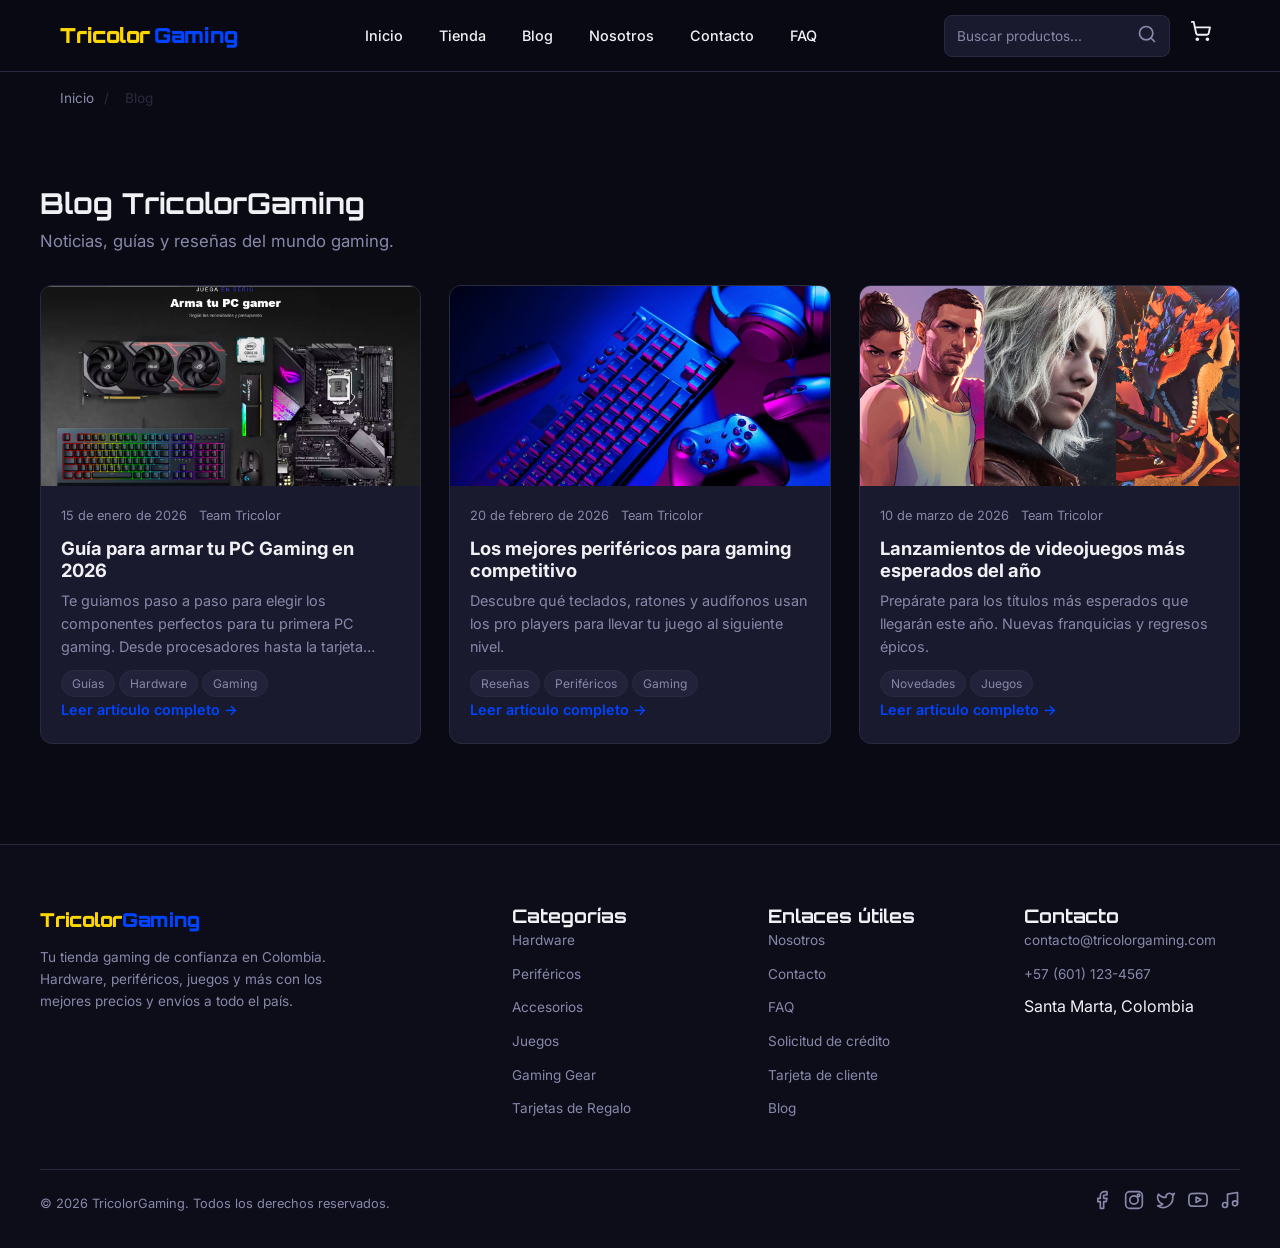
<file: blog.html>
<!DOCTYPE html>
<html lang="es-CO">
<head>
  <meta charset="UTF-8">
  <meta name="viewport" content="width=device-width, initial-scale=1.0">
  <title>Blog — TricolorGaming</title>
  <link rel="stylesheet" href="css/style.css">
  <link rel="icon" href="data:image/svg+xml,%3Csvg xmlns='http://www.w3.org/2000/svg' viewBox='0 0 32 32'%3E%3Crect width='32' height='32' rx='6' fill='%230A0A14'/%3E%3Cpath d='M10 14h4m4 0h4M15 11v6M11 11v6' stroke='%23FFD700' stroke-width='2' stroke-linecap='round' stroke-linejoin='round' fill='none'/%3E%3Crect x='4' y='10' width='24' height='12' rx='5' stroke='%23FFD700' stroke-width='2' fill='none'/%3E%3C/svg%3E">
</head>
<body>
  <div id="header"></div>
  <main>
    <div class="breadcrumbs">
      <a href="index.html">Inicio</a> <span>/</span> <span>Blog</span>
    </div>
    <section class="section">
      <div class="container">
        <h1 class="page-title">Blog TricolorGaming</h1>
        <p class="page-desc">Noticias, guías y reseñas del mundo gaming.</p>
        <div class="blog-grid" id="blog-grid"></div>
      </div>
    </section>
  </main>
  <div id="footer"></div>
  <script src="js/icons.js"></script>
  <script src="js/data.js"></script>
  <script src="js/cart.js"></script>
  <script src="js/ui.js"></script>
  <script src="js/components.js"></script>
  <script>
    includeHeader()
    includeFooter()

    const grid = document.getElementById('blog-grid')
    grid.innerHTML = BLOG.map(entry => `
      <a href="entrada.html?slug=${entry.slug}" class="blog-card">
        <div class="blog-card-img">
          <img src="${entry.imagen}" alt="${entry.titulo}" loading="lazy">
        </div>
        <div class="blog-card-body">
          <div class="blog-meta">
            <span class="blog-date">${formatearFecha(entry.fecha)}</span>
            <span class="blog-author">${entry.autor}</span>
          </div>
          <h2>${entry.titulo}</h2>
          <p>${entry.resumen}</p>
          <div class="blog-tags">${entry.tags.map(t => renderTag(t)).join(' ')}</div>
          <span class="blog-read-more">Leer artículo completo →</span>
        </div>
      </a>
    `).join('')
  </script>
</body>
</html>
</file>
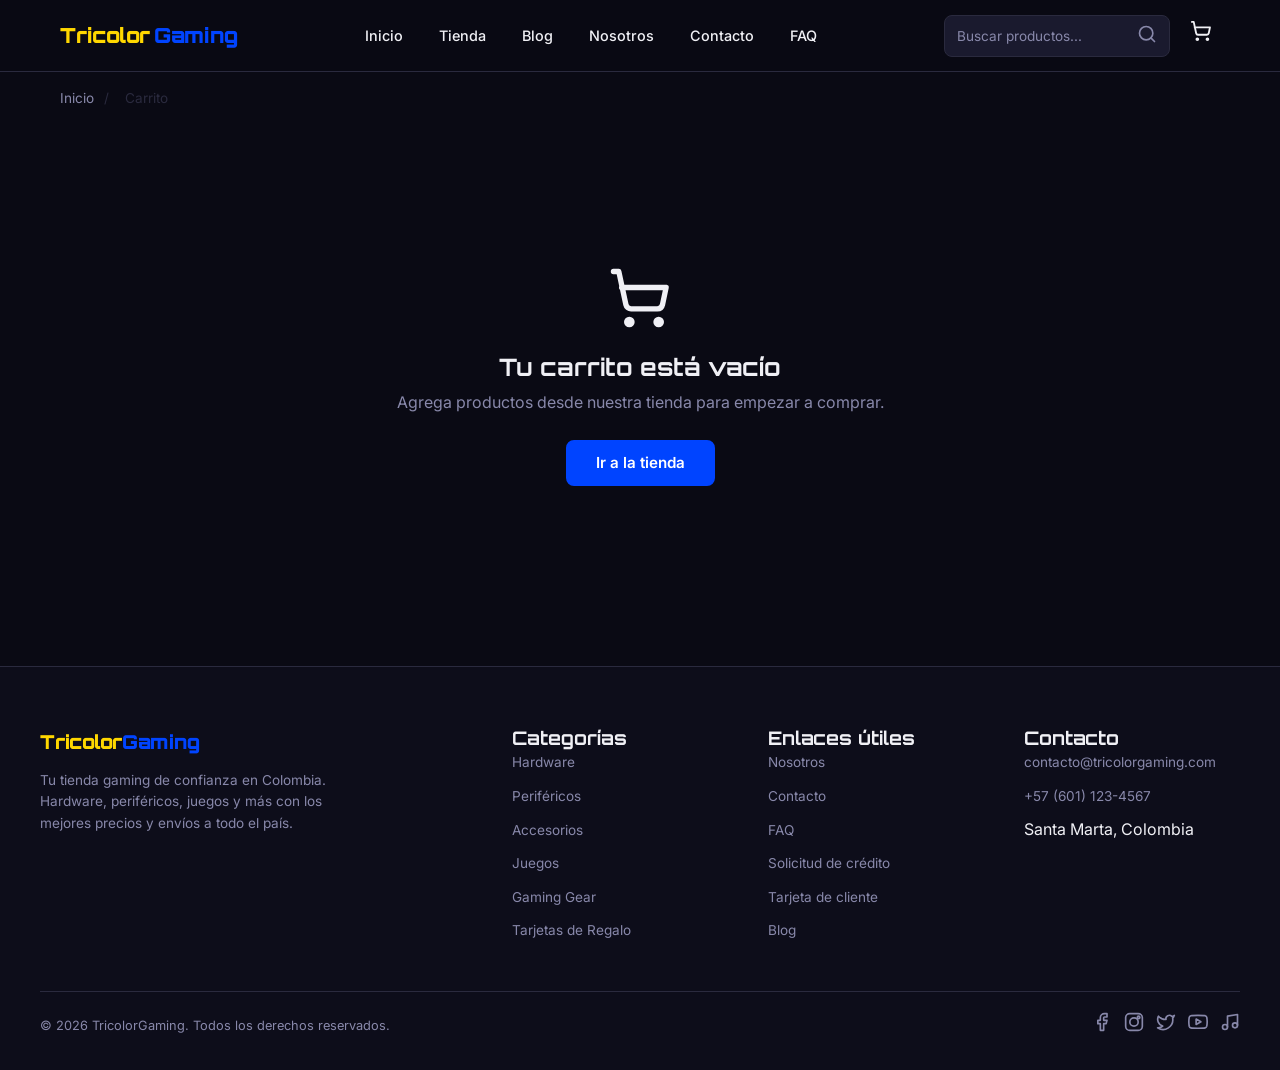
<file: carrito.html>
<!DOCTYPE html>
<html lang="es-CO">
<head>
  <meta charset="UTF-8">
  <meta name="viewport" content="width=device-width, initial-scale=1.0">
  <title>Carrito — TricolorGaming</title>
  <link rel="stylesheet" href="css/style.css">
  <link rel="icon" href="data:image/svg+xml,%3Csvg xmlns='http://www.w3.org/2000/svg' viewBox='0 0 32 32'%3E%3Crect width='32' height='32' rx='6' fill='%230A0A14'/%3E%3Cpath d='M10 14h4m4 0h4M15 11v6M11 11v6' stroke='%23FFD700' stroke-width='2' stroke-linecap='round' stroke-linejoin='round' fill='none'/%3E%3Crect x='4' y='10' width='24' height='12' rx='5' stroke='%23FFD700' stroke-width='2' fill='none'/%3E%3C/svg%3E">
</head>
<body>
  <div id="header"></div>
  <main id="main-content"></main>
  <div id="footer"></div>
  <script src="js/icons.js"></script>
  <script src="js/data.js"></script>
  <script src="js/cart.js"></script>
  <script src="js/checkout.js"></script>
  <script src="js/client-card.js"></script>
  <script src="js/ui.js"></script>
  <script src="js/components.js"></script>
  <script>
    includeHeader()
    includeFooter()

    const main = document.getElementById('main-content')

    if (carrito.length === 0) {
      main.innerHTML = `
        <div class="breadcrumbs"><a href="index.html">Inicio</a> <span>/</span> <span>Carrito</span></div>
        <section class="section">
          <div class="container">
            <div class="empty-state">
              <span class="empty-icon">${ICONS.cart}</span>
              <h2>Tu carrito está vacío</h2>
              <p>Agrega productos desde nuestra tienda para empezar a comprar.</p>
              <a href="tienda.html" class="btn btn-primary">Ir a la tienda</a>
            </div>
          </div>
        </section>
      `
    } else {
      main.innerHTML = `
        <div class="breadcrumbs"><a href="index.html">Inicio</a> <span>/</span> <span>Carrito</span></div>
        <section class="section">
          <div class="container">
            <h1 class="page-title">Tu Carrito</h1>
            <div class="carrito-layout">
              <div class="carrito-items" id="carrito-items"></div>
              <div class="carrito-resumen">
                <h3>Resumen del pedido</h3>
                <div class="resumen-line">
                  <span>Subtotal (<span id="resumen-cantidad">0</span> items)</span>
                  <span id="resumen-subtotal">$0 COP</span>
                </div>
                <div class="resumen-line">
                  <span>Envío</span>
                  <span>Calculado en checkout</span>
                </div>
                <div class="resumen-divider"></div>
                <div class="resumen-line resumen-total">
                  <span>Total estimado</span>
                  <span id="resumen-total">$0 COP</span>
                </div>
                <a href="checkout.html" class="btn btn-primary btn-block">Proceder al checkout</a>
                <a href="tienda.html" class="btn btn-outline btn-block">Seguir comprando</a>
                <button class="btn btn-link btn-block" onclick="limpiarCarrito();location.reload()">Vaciar carrito</button>
              </div>
            </div>
          </div>
        </section>
      `

      const itemsContainer = document.getElementById('carrito-items')
      itemsContainer.innerHTML = carrito.map(item => `
        <div class="carrito-item">
          <div class="carrito-item-img">
            <img src="${item.imagen}" alt="${item.nombre}" loading="lazy">
          </div>
          <div class="carrito-item-info">
            <h3><a href="producto.html?slug=${item.slug}">${item.nombre}</a></h3>
            ${item.nombreVariante ? `<span class="carrito-item-var">${item.nombreVariante}</span>` : ''}
            <span class="carrito-item-precio">${formatoPrecio(item.precio)}</span>
          </div>
          <div class="carrito-item-cantidad">
            <button onclick="cambiarCantidadCarrito('${item.key}', ${item.cantidad - 1})">−</button>
            <span>${item.cantidad}</span>
            <button onclick="cambiarCantidadCarrito('${item.key}', ${item.cantidad + 1})">+</button>
          </div>
          <div class="carrito-item-subtotal">${formatoPrecio(item.precio * item.cantidad)}</div>
          <button class="carrito-item-remove" onclick="eliminarDelCarrito('${item.key}');location.reload()">${ICONS.close}</button>
        </div>
      `).join('')

      document.getElementById('resumen-cantidad').textContent = getCantidadTotalCarrito()
      document.getElementById('resumen-subtotal').textContent = formatoPrecio(getTotalCarrito())
      document.getElementById('resumen-total').textContent = formatoPrecio(getTotalCarrito())
    }

    function cambiarCantidadCarrito(key, nuevaCantidad) {
      if (nuevaCantidad <= 0) {
        actualizarCantidad(key, nuevaCantidad)
        location.reload()
        return
      }
      const item = carrito.find(i => i.key === key)
      if (item && !item.digital) {
        const stockActual = getStockActual(item.productoId)
        const enCarrito = carrito
          .filter(i => i.productoId === item.productoId && i.key !== key)
          .reduce((s, i) => s + i.cantidad, 0)
        if (stockActual !== null && nuevaCantidad + enCarrito > stockActual) {
          alert('No hay suficiente stock disponible.')
          return
        }
      }
      actualizarCantidad(key, nuevaCantidad)
      location.reload()
    }
  </script>
</body>
</html>
</file>
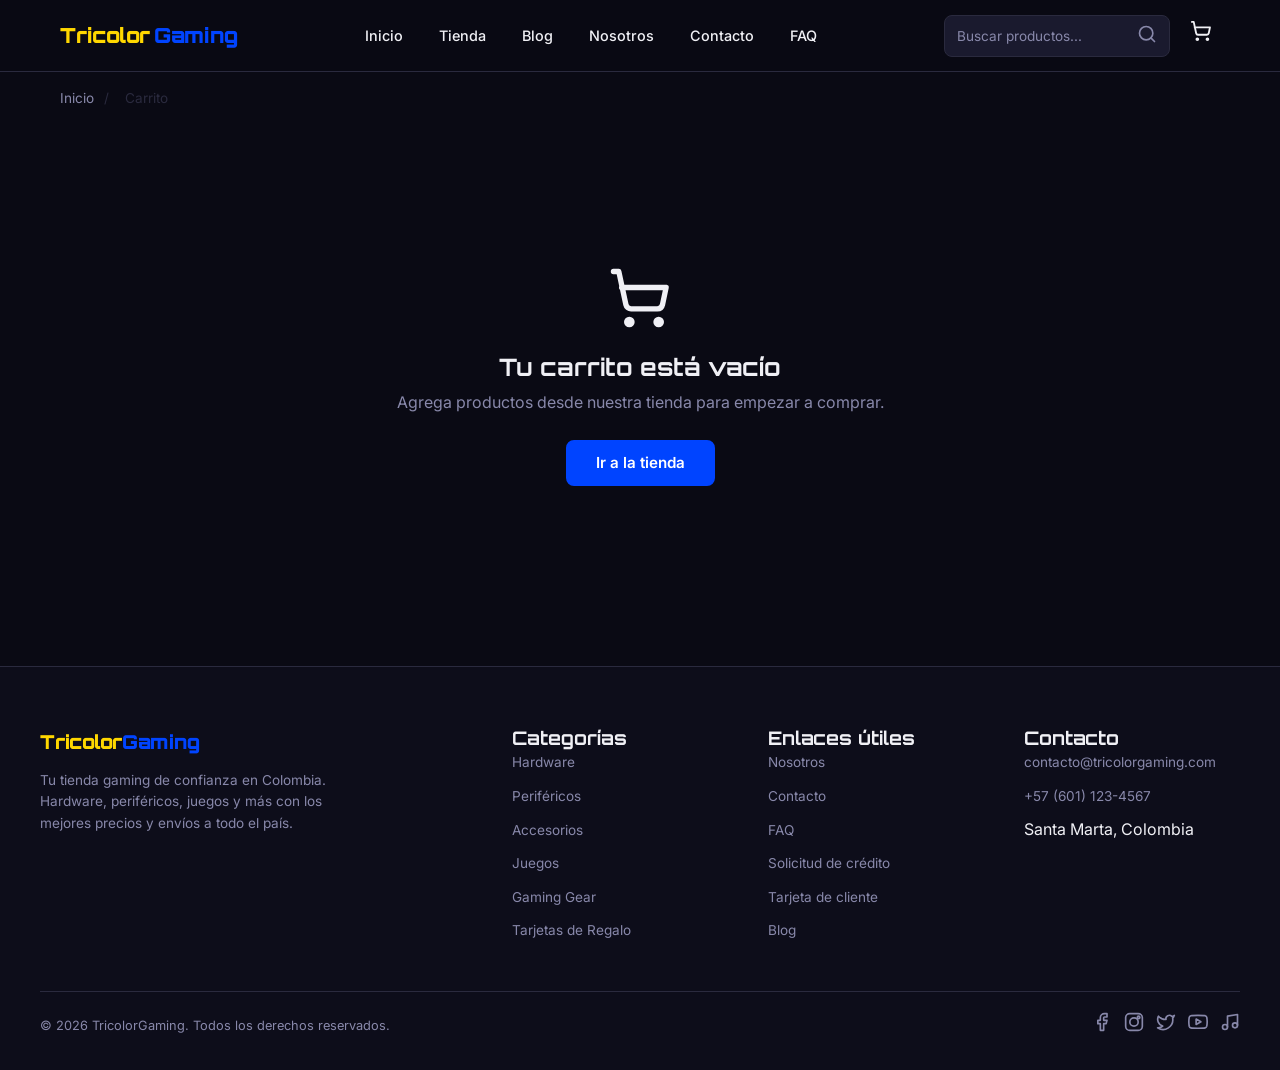
<file: checkout.html>
<!DOCTYPE html>
<html lang="es-CO">
<head>
  <meta charset="UTF-8">
  <meta name="viewport" content="width=device-width, initial-scale=1.0">
  <title>Checkout — TricolorGaming</title>
  <link rel="stylesheet" href="css/style.css">
  <link rel="icon" href="data:image/svg+xml,%3Csvg xmlns='http://www.w3.org/2000/svg' viewBox='0 0 32 32'%3E%3Crect width='32' height='32' rx='6' fill='%230A0A14'/%3E%3Cpath d='M10 14h4m4 0h4M15 11v6M11 11v6' stroke='%23FFD700' stroke-width='2' stroke-linecap='round' stroke-linejoin='round' fill='none'/%3E%3Crect x='4' y='10' width='24' height='12' rx='5' stroke='%23FFD700' stroke-width='2' fill='none'/%3E%3C/svg%3E">
</head>
<body>
  <div id="header"></div>
  <main id="main-content"></main>
  <div id="footer"></div>
  <script src="js/icons.js"></script>
  <script src="js/data.js"></script>
  <script src="js/cart.js"></script>
  <script src="js/checkout.js"></script>
  <script src="js/client-card.js"></script>
  <script src="js/ui.js"></script>
  <script src="js/components.js"></script>
  <script>
    includeHeader()
    includeFooter()

    const main = document.getElementById('main-content')

    if (carrito.length === 0) {
      window.location.href = 'carrito.html'
    } else {
      const tarjeta = getTarjetaCliente()

      main.innerHTML = `
        <div class="breadcrumbs"><a href="index.html">Inicio</a> <span>/</span> <a href="carrito.html">Carrito</a> <span>/</span> <span>Checkout</span></div>
        <section class="section">
          <div class="container">
            <h1 class="page-title">Checkout</h1>
            <form id="checkout-form" class="checkout-layout">
              <div class="checkout-form">
                <h2>Información personal</h2>
                <div class="form-row">
                  <div class="form-group">
                    <label for="check-nombres">Nombres *</label>
                    <input type="text" id="check-nombres" required>
                  </div>
                  <div class="form-group">
                    <label for="check-apellidos">Apellidos *</label>
                    <input type="text" id="check-apellidos" required>
                  </div>
                </div>
                <div class="form-row">
                  <div class="form-group">
                    <label for="check-documento">Documento *</label>
                    <input type="text" id="check-documento" required>
                  </div>
                  <div class="form-group">
                    <label for="check-telefono">Teléfono *</label>
                    <input type="tel" id="check-telefono" required>
                  </div>
                </div>
                <div class="form-group">
                  <label for="check-email">Email *</label>
                  <input type="email" id="check-email" required>
                </div>
                <h2>Dirección de envío</h2>
                <div class="form-group">
                  <label for="check-direccion">Dirección *</label>
                  <input type="text" id="check-direccion" required>
                </div>
                <div class="form-row">
                  <div class="form-group">
                    <label for="check-ciudad">Ciudad *</label>
                    <input type="text" id="check-ciudad" value="Santa Marta" required>
                  </div>
                  <div class="form-group">
                    <label for="check-departamento">Departamento *</label>
                    <input type="text" id="check-departamento" value="Magdalena" required>
                  </div>
                </div>
                <h2>Tipo de envío</h2>
                <div class="form-options">
                  <label class="form-option">
                    <input type="radio" name="tipo-envio" value="domicilio" checked>
                    <span class="option-content">
                      <strong>Domicilio</strong>
                      <small>$15,000 COP - Recibe en tu casa</small>
                    </span>
                  </label>
                  <label class="form-option">
                    <input type="radio" name="tipo-envio" value="recoge">
                    <span class="option-content">
                      <strong>Recoger en tienda</strong>
                      <small>Gratis - Recoge en Santa Marta</small>
                    </span>
                  </label>
                </div>
                <h2>Método de pago</h2>
                <div class="form-options">
                  <label class="form-option">
                    <input type="radio" name="metodo-pago" value="tarjeta" checked>
                    <span class="option-content">
                      <strong>Tarjeta crédito/débito</strong>
                      <small>Pago simulado</small>
                    </span>
                  </label>
                  <label class="form-option">
                    <input type="radio" name="metodo-pago" value="transferencia">
                    <span class="option-content">
                      <strong>Transferencia bancaria</strong>
                      <small>Pago simulado</small>
                    </span>
                  </label>
                  <label class="form-option" id="pago-efectivo">
                    <input type="radio" name="metodo-pago" value="efectivo">
                    <span class="option-content">
                      <strong>Efectivo (contraentrega)</strong>
                      <small>Paga al recibir</small>
                    </span>
                  </label>
                </div>
                ${tarjeta ? `
                  <h2>Tarjeta de Cliente</h2>
                  <div class="form-group">
                    <label class="form-checkbox">
                      <input type="checkbox" id="usar-puntos" onchange="togglePuntos(this)">
                      Usar mis puntos (${tarjeta.puntos} pts = ${formatoPrecio(tarjeta.puntos * 50)})
                    </label>
                  </div>
                  <div class="form-group" id="puntos-group" style="display:none">
                    <label for="puntos-usar">Puntos a canjear</label>
                    <input type="number" id="puntos-usar" min="0" max="${tarjeta.puntos}" value="0">
                    <small>${tarjeta.puntos} puntos disponibles (1 punto = $50 COP)</small>
                  </div>
                ` : ''}
                <div class="form-group">
                  <label for="check-notas">Notas del pedido (opcional)</label>
                  <textarea id="check-notas" rows="3" placeholder="Ej: Déjalo con el portero..."></textarea>
                </div>
              </div>
              <div class="checkout-resumen">
                <h2>Resumen</h2>
                ${carrito.map(item => `
                  <div class="resumen-item">
                    <span class="resumen-item-nombre">${item.nombre}${item.nombreVariante ? ' (' + item.nombreVariante + ')' : ''} x ${item.cantidad}</span>
                    <span class="resumen-item-precio">${formatoPrecio(item.precio * item.cantidad)}</span>
                  </div>
                `).join('')}
                <div class="resumen-divider"></div>
                <div class="resumen-line">
                  <span>Subtotal</span>
                  <span>${formatoPrecio(getTotalCarrito())}</span>
                </div>
                <div class="resumen-line" id="resumen-envio">
                  <span>Envío</span>
                  <span>$15,000 COP</span>
                </div>
                <div class="resumen-divider"></div>
                <div class="resumen-line resumen-total">
                  <span>Total</span>
                  <span id="resumen-total">${formatoPrecio(getTotalCarrito() + 15000)}</span>
                </div>
                <button type="button" class="btn btn-primary btn-block btn-lg" onclick="procesarCheckout()">Confirmar pedido</button>
              </div>
            </form>
          </div>
        </section>
      `
    }

    document.body.insertAdjacentHTML('beforeend', `
      <div id="tarjeta-modal" class="modal-overlay">
        <div class="modal-content">
          <button class="modal-close" onclick="cerrarModalTarjeta()">${ICONS.close}</button>
          <h2>¿Tienes tarjeta de cliente?</h2>
          <p>Inicia sesión o regístrate para acumular puntos con esta compra.</p>
          <div class="modal-login-form">
            <input type="text" id="modal-documento" placeholder="Número de documento" class="form-input">
            <button class="btn btn-primary btn-block" onclick="loginEnCheckout()">Iniciar sesión</button>
          </div>
          <p id="modal-login-error" style="color:var(--rojo);font-size:0.85rem;margin-top:0.5rem"></p>
          <div class="modal-actions">
            <a href="tarjeta-cliente.html" class="btn btn-outline">Registrarme</a>
            <button class="btn btn-outline" onclick="continuarSinTarjeta()">No, gracias</button>
          </div>
        </div>
      </div>
    `)

    document.querySelectorAll('input[name="tipo-envio"]').forEach(el => {
      el.addEventListener('change', function() {
        const efectivo = document.getElementById('pago-efectivo')
        if (this.value === 'recoge') {
          efectivo.style.display = 'none'
          document.querySelector('input[name="metodo-pago"][value="efectivo"]').checked = false
          document.querySelector('input[name="metodo-pago"][value="tarjeta"]').checked = true
        } else {
          efectivo.style.display = ''
        }
      })
    })

    function togglePuntos(checkbox) {
      document.getElementById('puntos-group').style.display = checkbox.checked ? 'block' : 'none'
    }

    function procesarCheckout() {
      const nombres = document.getElementById('check-nombres').value.trim()
      const apellidos = document.getElementById('check-apellidos').value.trim()
      const documento = document.getElementById('check-documento').value.trim()
      const email = document.getElementById('check-email').value.trim()
      const telefono = document.getElementById('check-telefono').value.trim()
      const direccion = document.getElementById('check-direccion').value.trim()
      const ciudad = document.getElementById('check-ciudad').value.trim()
      const departamento = document.getElementById('check-departamento').value.trim()
      const tipoEnvio = document.querySelector('input[name="tipo-envio"]:checked')?.value || 'domicilio'
      const metodoPago = document.querySelector('input[name="metodo-pago"]:checked')?.value || 'tarjeta'
      const notas = document.getElementById('check-notas')?.value.trim() || ''

      if (!nombres || !apellidos || !documento || !email || !telefono || !direccion || !ciudad || !departamento) {
        alert('Por favor completa todos los campos obligatorios.')
        return
      }

      if (!getTarjetaCliente()) {
        document.getElementById('tarjeta-modal').classList.add('open')
        window._checkoutData = { nombres, apellidos, documento, email, telefono, direccion, ciudad, departamento, tipoEnvio, metodoPago, notas }
        return
      }

      let puntosCanjeados = 0
      const usarPuntos = document.getElementById('usar-puntos')?.checked || false
      if (usarPuntos) {
        puntosCanjeados = parseInt(document.getElementById('puntos-usar')?.value) || 0
      }

      const pedido = procesarPedido({ nombres, apellidos, documento, email, telefono, direccion, ciudad, departamento, tipoEnvio, metodoPago, notas, usarPuntos, puntosCanjeados })

      if (pedido) {
        window.location.href = 'confirmacion.html?id=' + pedido.id
      }
    }

    function cerrarModalTarjeta() {
      document.getElementById('tarjeta-modal').classList.remove('open')
    }

    function continuarSinTarjeta() {
      cerrarModalTarjeta()
      const d = window._checkoutData
      if (!d) return
      const pedido = procesarPedido(d)
      if (pedido) window.location.href = 'confirmacion.html?id=' + pedido.id
    }

    function loginEnCheckout() {
      const doc = document.getElementById('modal-documento').value.trim()
      if (!doc) { alert('Ingresa tu número de documento.'); return }
      const t = iniciarSesionTarjeta(doc)
      if (!t) {
        document.getElementById('modal-login-error').textContent = 'No encontrado. Regístrate primero.'
        return
      }
      cerrarModalTarjeta()
      location.reload()
    }
  </script>
</body>
</html>
</file>
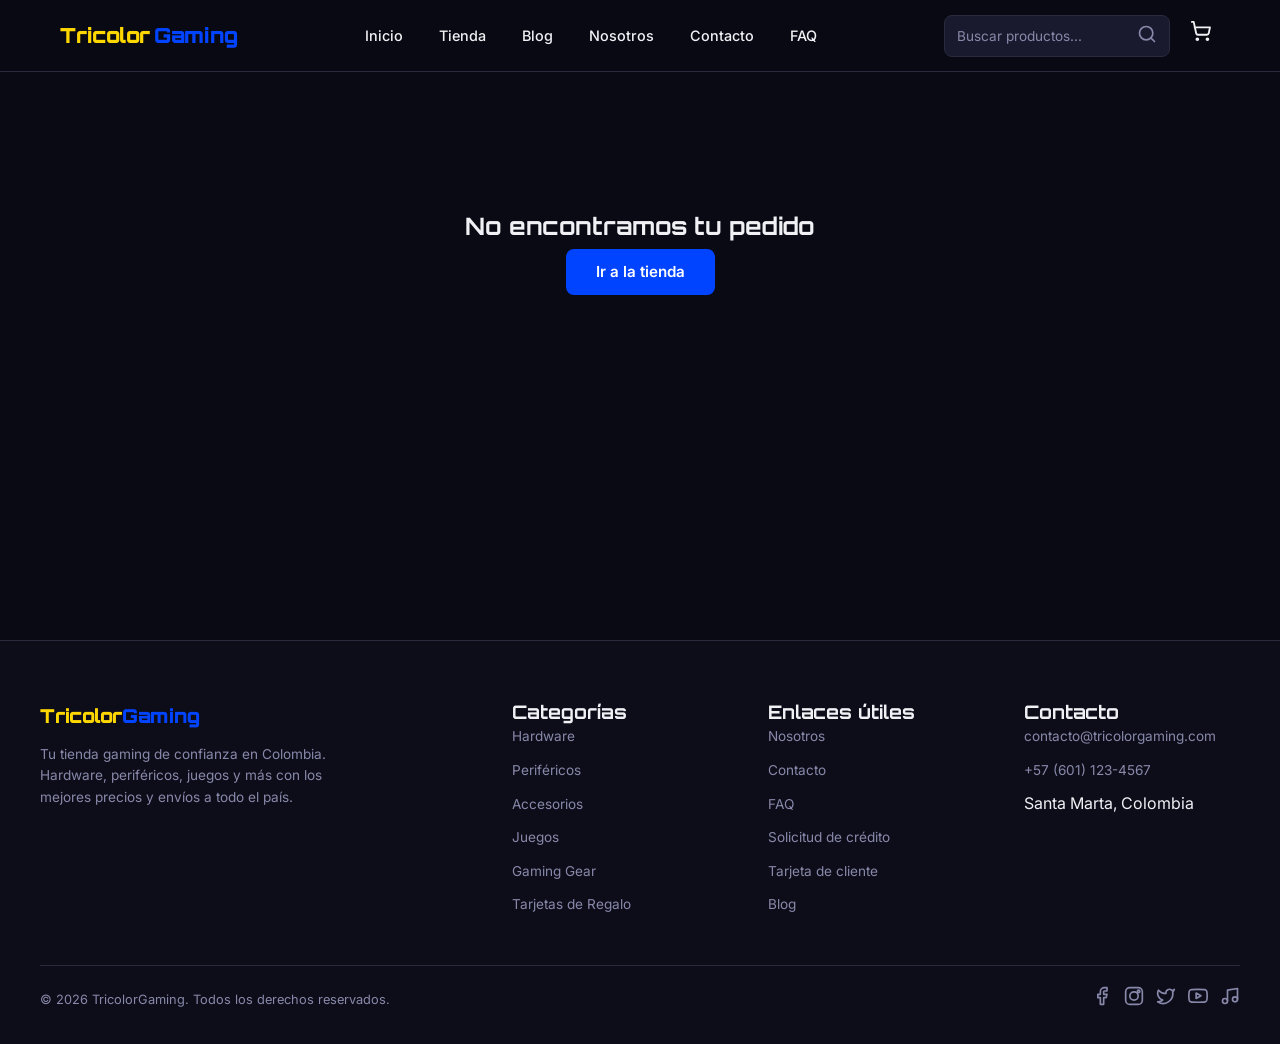
<file: confirmacion.html>
<!DOCTYPE html>
<html lang="es-CO">
<head>
  <meta charset="UTF-8">
  <meta name="viewport" content="width=device-width, initial-scale=1.0">
  <title>Pedido Confirmado — TricolorGaming</title>
  <link rel="stylesheet" href="css/style.css">
  <link rel="icon" href="data:image/svg+xml,%3Csvg xmlns='http://www.w3.org/2000/svg' viewBox='0 0 32 32'%3E%3Crect width='32' height='32' rx='6' fill='%230A0A14'/%3E%3Cpath d='M10 14h4m4 0h4M15 11v6M11 11v6' stroke='%23FFD700' stroke-width='2' stroke-linecap='round' stroke-linejoin='round' fill='none'/%3E%3Crect x='4' y='10' width='24' height='12' rx='5' stroke='%23FFD700' stroke-width='2' fill='none'/%3E%3C/svg%3E">
</head>
<body>
  <div id="header"></div>
  <main id="main-content"></main>
  <div id="footer"></div>
  <script src="js/icons.js"></script>
  <script src="js/data.js"></script>
  <script src="js/cart.js"></script>
  <script src="js/checkout.js"></script>
  <script src="js/client-card.js"></script>
  <script src="js/ui.js"></script>
  <script src="js/components.js"></script>
  <script>
    includeHeader()
    includeFooter()

    const id = getParam('id')
    const pedido = id ? getPedido(id) : (pedidos.length > 0 ? pedidos[pedidos.length - 1] : null)

    const main = document.getElementById('main-content')

    if (!pedido) {
      main.innerHTML = `
        <section class="section">
          <div class="container">
            <div class="empty-state">
              <h2>No encontramos tu pedido</h2>
              <a href="tienda.html" class="btn btn-primary">Ir a la tienda</a>
            </div>
          </div>
        </section>
      `
    } else {
      main.innerHTML = `
        <section class="section">
          <div class="container confirmacion-container">
            <div class="confirmacion-header">
              <span class="confirmacion-icon">${ICONS.check}</span>
              <h1>¡Pedido confirmado!</h1>
              <p>Gracias por tu compra, ${pedido.cliente.nombres}. Te hemos enviado un resumen a ${pedido.cliente.email}.</p>
            </div>
            <div class="confirmacion-card">
              <div class="confirmacion-card-header">
                <span><strong>Pedido:</strong> ${pedido.id}</span>
                <span class="badge-confirmado">${pedido.estado}</span>
              </div>
              <div class="confirmacion-card-body">
                <p><strong>Fecha:</strong> ${formatearFecha(pedido.fecha)}</p>
                <p><strong>Método de pago:</strong> ${pedido.metodoPago === 'tarjeta' ? 'Tarjeta crédito/débito' : pedido.metodoPago === 'transferencia' ? 'Transferencia bancaria' : 'Efectivo'}</p>
                <p><strong>Envío:</strong> ${pedido.tipoEnvio === 'domicilio' ? 'Domicilio' : 'Recoger en tienda'}</p>
                ${pedido.descuento > 0 ? `<p><strong>Descuento puntos:</strong> -${formatoPrecio(pedido.descuento)}</p>` : ''}
              </div>
            </div>
            <div class="confirmacion-items">
              <h3>Productos</h3>
              ${pedido.items.map(item => `
                <div class="confirmacion-item">
                  <img src="${item.imagen}" alt="${item.nombre}" loading="lazy">
                  <div class="confirmacion-item-info">
                    <span>${item.nombre}${item.nombreVariante ? ' — ' + item.nombreVariante : ''}</span>
                    <span>× ${item.cantidad}</span>
                  </div>
                  <span>${formatoPrecio(item.precio * item.cantidad)}</span>
                </div>
              `).join('')}
            </div>
            <div class="confirmacion-totales">
              <div class="confirmacion-line"><span>Subtotal</span><span>${formatoPrecio(pedido.subtotal)}</span></div>
              <div class="confirmacion-line"><span>Envío</span><span>${formatoPrecio(pedido.envio)}</span></div>
              ${pedido.descuento > 0 ? `<div class="confirmacion-line"><span>Descuento</span><span>-${formatoPrecio(pedido.descuento)}</span></div>` : ''}
              <div class="confirmacion-line confirmacion-total"><span>Total</span><span>${formatoPrecio(pedido.total)}</span></div>
            </div>
            <div class="confirmacion-actions">
              <a href="tienda.html" class="btn btn-primary">Seguir comprando</a>
              <a href="tarjeta-cliente.html" class="btn btn-outline">Mi tarjeta de cliente</a>
            </div>
          </div>
        </section>
      `
    }
  </script>
</body>
</html>
</file>
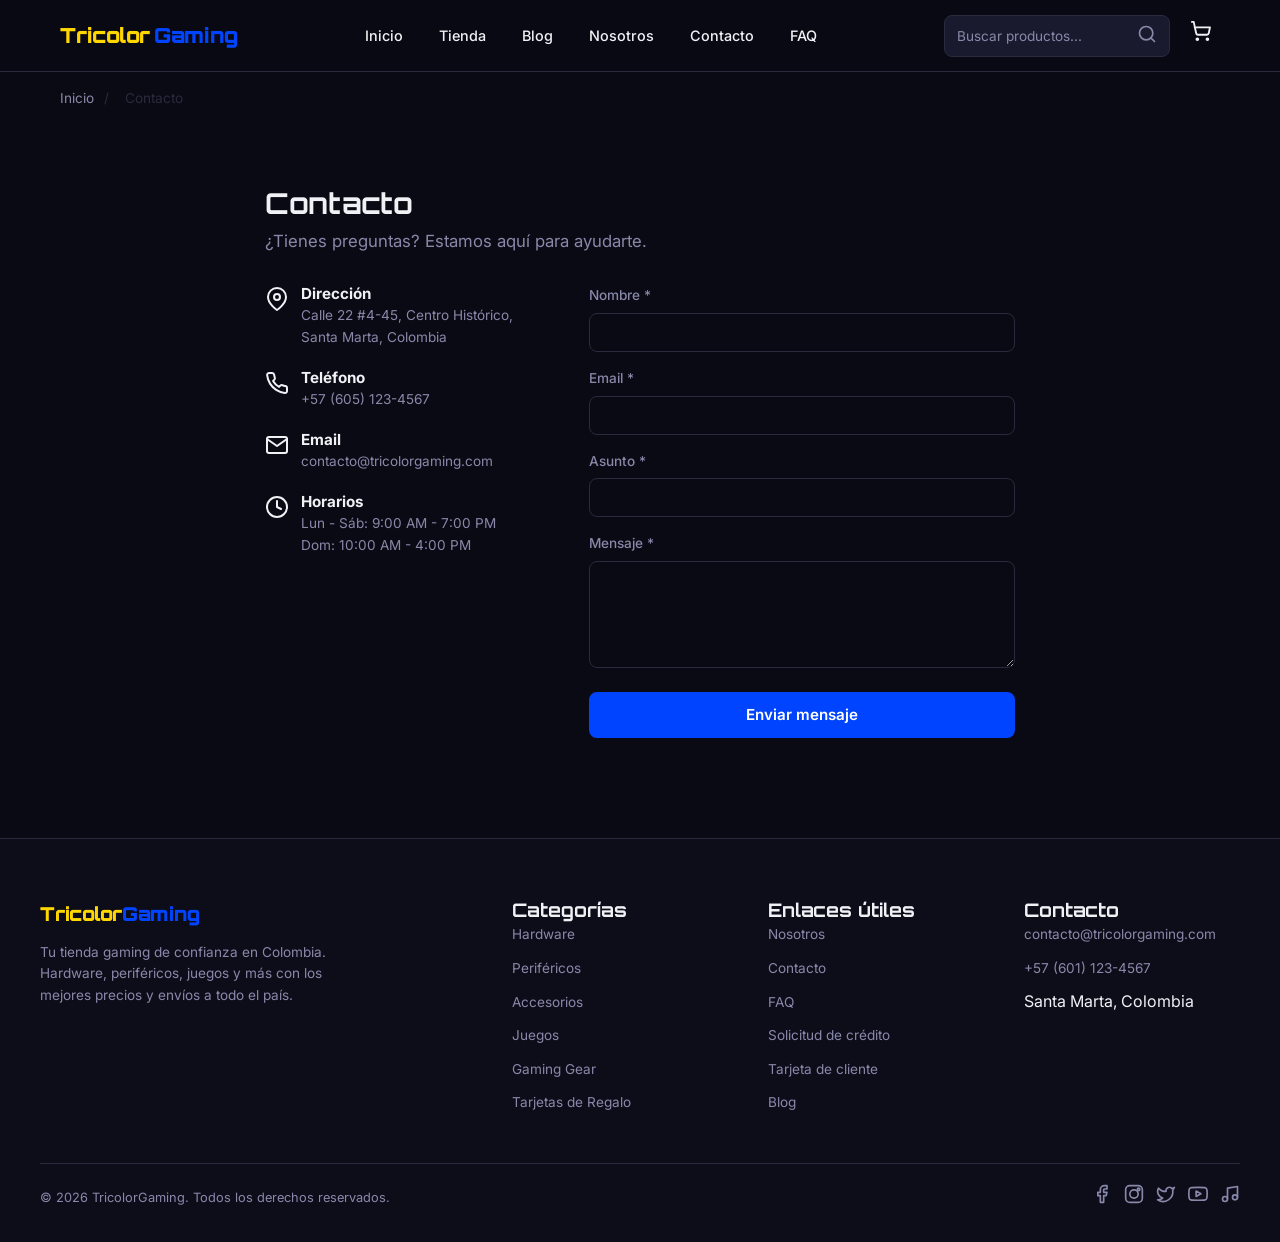
<file: contacto.html>
<!DOCTYPE html>
<html lang="es-CO">
<head>
  <meta charset="UTF-8">
  <meta name="viewport" content="width=device-width, initial-scale=1.0">
  <title>Contacto — TricolorGaming</title>
  <link rel="stylesheet" href="css/style.css">
  <link rel="icon" href="data:image/svg+xml,%3Csvg xmlns='http://www.w3.org/2000/svg' viewBox='0 0 32 32'%3E%3Crect width='32' height='32' rx='6' fill='%230A0A14'/%3E%3Cpath d='M10 14h4m4 0h4M15 11v6M11 11v6' stroke='%23FFD700' stroke-width='2' stroke-linecap='round' stroke-linejoin='round' fill='none'/%3E%3Crect x='4' y='10' width='24' height='12' rx='5' stroke='%23FFD700' stroke-width='2' fill='none'/%3E%3C/svg%3E">
</head>
<body>
  <div id="header"></div>
  <main>
    <div class="breadcrumbs">
      <a href="index.html">Inicio</a> <span>/</span> <span>Contacto</span>
    </div>
    <section class="section">
      <div class="container form-container">
        <h1 class="page-title">Contacto</h1>
        <p class="page-desc">¿Tienes preguntas? Estamos aquí para ayudarte.</p>
        <div class="contact-grid">
          <div class="contact-info">
            <div class="contact-item">
              <span class="contact-icon"><svg xmlns="http://www.w3.org/2000/svg" width="24" height="24" viewBox="0 0 24 24" fill="none" stroke="currentColor" stroke-width="2" stroke-linecap="round" stroke-linejoin="round"><path d="M21 10c0 7-9 13-9 13s-9-6-9-13a9 9 0 0 1 18 0z"/><circle cx="12" cy="10" r="3"/></svg></span>
              <div>
                <h3>Dirección</h3>
                <p>Calle 22 #4-45, Centro Histórico, Santa Marta, Colombia</p>
              </div>
            </div>
            <div class="contact-item">
              <span class="contact-icon"><svg xmlns="http://www.w3.org/2000/svg" width="24" height="24" viewBox="0 0 24 24" fill="none" stroke="currentColor" stroke-width="2" stroke-linecap="round" stroke-linejoin="round"><path d="M22 16.92v3a2 2 0 0 1-2.18 2 19.79 19.79 0 0 1-8.63-3.07 19.5 19.5 0 0 1-6-6 19.79 19.79 0 0 1-3.07-8.67A2 2 0 0 1 4.11 2h3a2 2 0 0 1 2 1.72c.127.96.362 1.903.7 2.81a2 2 0 0 1-.45 2.11L8.09 9.91a16 16 0 0 0 6 6l1.27-1.27a2 2 0 0 1 2.11-.45c.907.338 1.85.573 2.81.7A2 2 0 0 1 22 16.92z"/></svg></span>
              <div>
                <h3>Teléfono</h3>
                <p>+57 (605) 123-4567</p>
              </div>
            </div>
            <div class="contact-item">
              <span class="contact-icon"><svg xmlns="http://www.w3.org/2000/svg" width="24" height="24" viewBox="0 0 24 24" fill="none" stroke="currentColor" stroke-width="2" stroke-linecap="round" stroke-linejoin="round"><path d="M4 4h16c1.1 0 2 .9 2 2v12c0 1.1-.9 2-2 2H4c-1.1 0-2-.9-2-2V6c0-1.1.9-2 2-2z"/><polyline points="22 6 12 13 2 6"/></svg></span>
              <div>
                <h3>Email</h3>
                <p>contacto@tricolorgaming.com</p>
              </div>
            </div>
            <div class="contact-item">
              <span class="contact-icon"><svg xmlns="http://www.w3.org/2000/svg" width="24" height="24" viewBox="0 0 24 24" fill="none" stroke="currentColor" stroke-width="2" stroke-linecap="round" stroke-linejoin="round"><circle cx="12" cy="12" r="10"/><polyline points="12 6 12 12 16 14"/></svg></span>
              <div>
                <h3>Horarios</h3>
                <p>Lun - Sáb: 9:00 AM - 7:00 PM</p>
                <p>Dom: 10:00 AM - 4:00 PM</p>
              </div>
            </div>
          </div>
          <form class="contact-form" onsubmit="alert('Mensaje enviado. Gracias por contactarnos!');this.reset();return false">
            <div class="form-group">
              <label for="cont-nombre">Nombre *</label>
              <input type="text" id="cont-nombre" required>
            </div>
            <div class="form-group">
              <label for="cont-email">Email *</label>
              <input type="email" id="cont-email" required>
            </div>
            <div class="form-group">
              <label for="cont-asunto">Asunto *</label>
              <input type="text" id="cont-asunto" required>
            </div>
            <div class="form-group">
              <label for="cont-mensaje">Mensaje *</label>
              <textarea id="cont-mensaje" rows="5" required></textarea>
            </div>
            <button type="submit" class="btn btn-primary btn-block">Enviar mensaje</button>
          </form>
        </div>
      </div>
    </section>
  </main>
  <div id="footer"></div>
  <script src="js/icons.js"></script>
  <script src="js/data.js"></script>
  <script src="js/cart.js"></script>
  <script src="js/ui.js"></script>
  <script src="js/components.js"></script>
  <script>
    includeHeader()
    includeFooter()
  </script>
</body>
</html>
</file>
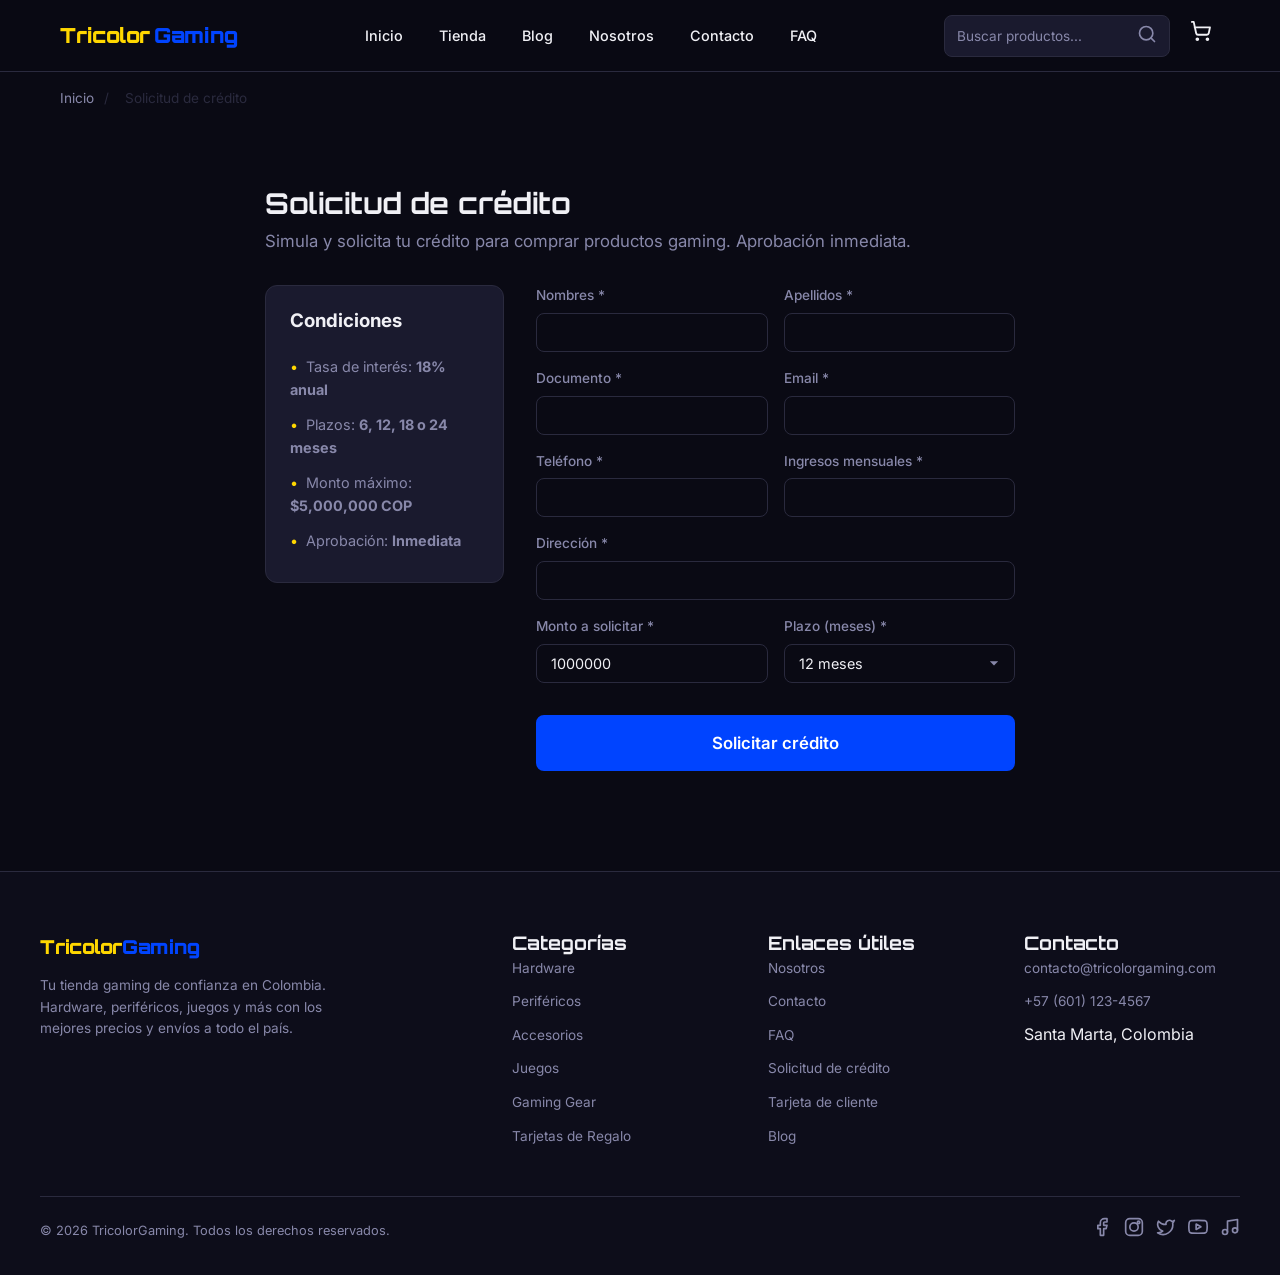
<file: credito.html>
<!DOCTYPE html>
<html lang="es-CO">
<head>
  <meta charset="UTF-8">
  <meta name="viewport" content="width=device-width, initial-scale=1.0">
  <title>Solicitud de Crédito — TricolorGaming</title>
  <link rel="stylesheet" href="css/style.css">
  <link rel="icon" href="data:image/svg+xml,%3Csvg xmlns='http://www.w3.org/2000/svg' viewBox='0 0 32 32'%3E%3Crect width='32' height='32' rx='6' fill='%230A0A14'/%3E%3Cpath d='M10 14h4m4 0h4M15 11v6M11 11v6' stroke='%23FFD700' stroke-width='2' stroke-linecap='round' stroke-linejoin='round' fill='none'/%3E%3Crect x='4' y='10' width='24' height='12' rx='5' stroke='%23FFD700' stroke-width='2' fill='none'/%3E%3C/svg%3E">
</head>
<body>
  <div id="header"></div>
  <main id="main-content"></main>
  <div id="footer"></div>
  <script src="js/icons.js"></script>
  <script src="js/data.js"></script>
  <script src="js/cart.js"></script>
  <script src="js/credit.js"></script>
  <script src="js/ui.js"></script>
  <script src="js/components.js"></script>
  <script>
    includeHeader()
    includeFooter()

    const main = document.getElementById('main-content')
    main.innerHTML = `
      <div class="breadcrumbs"><a href="index.html">Inicio</a> <span>/</span> <span>Solicitud de crédito</span></div>
      <section class="section">
        <div class="container form-container">
          <h1 class="page-title">Solicitud de crédito</h1>
          <p class="page-desc">Simula y solicita tu crédito para comprar productos gaming. Aprobación inmediata.</p>
          <div class="credit-calculator">
            <div class="credit-info">
              <h3>Condiciones</h3>
              <ul>
                <li>Tasa de interés: <strong>18% anual</strong></li>
                <li>Plazos: <strong>6, 12, 18 o 24 meses</strong></li>
                <li>Monto máximo: <strong>$5,000,000 COP</strong></li>
                <li>Aprobación: <strong>Inmediata</strong></li>
              </ul>
            </div>
            <form id="credit-form" class="credit-form">
              <div class="form-row">
                <div class="form-group">
                  <label for="cred-nombres">Nombres *</label>
                  <input type="text" id="cred-nombres" required>
                </div>
                <div class="form-group">
                  <label for="cred-apellidos">Apellidos *</label>
                  <input type="text" id="cred-apellidos" required>
                </div>
              </div>
              <div class="form-row">
                <div class="form-group">
                  <label for="cred-documento">Documento *</label>
                  <input type="text" id="cred-documento" required>
                </div>
                <div class="form-group">
                  <label for="cred-email">Email *</label>
                  <input type="email" id="cred-email" required>
                </div>
              </div>
              <div class="form-row">
                <div class="form-group">
                  <label for="cred-telefono">Teléfono *</label>
                  <input type="tel" id="cred-telefono" required>
                </div>
                <div class="form-group">
                  <label for="cred-ingresos">Ingresos mensuales *</label>
                  <input type="number" id="cred-ingresos" min="1000000" required>
                </div>
              </div>
              <div class="form-group">
                <label for="cred-direccion">Dirección *</label>
                <input type="text" id="cred-direccion" required>
              </div>
              <div class="form-row">
                <div class="form-group">
                  <label for="cred-monto">Monto a solicitar *</label>
                  <input type="number" id="cred-monto" min="100000" max="5000000" value="1000000" required>
                </div>
                <div class="form-group">
                  <label for="cred-plazo">Plazo (meses) *</label>
                  <select id="cred-plazo" required>
                    <option value="6">6 meses</option>
                    <option value="12" selected>12 meses</option>
                    <option value="18">18 meses</option>
                    <option value="24">24 meses</option>
                  </select>
                </div>
              </div>
              <div id="credit-simulacion" class="credit-simulacion"></div>
              <button type="button" class="btn btn-primary btn-block btn-lg" onclick="procesarCredito()">Solicitar crédito</button>
            </form>
          </div>
          <div id="credit-resultado"></div>
        </div>
      </section>
    `

    document.getElementById('cred-monto').addEventListener('input', actualizarSimulacion)
    document.getElementById('cred-plazo').addEventListener('change', actualizarSimulacion)

    function actualizarSimulacion() {
      const monto = parseInt(document.getElementById('cred-monto')?.value)
      const plazo = parseInt(document.getElementById('cred-plazo')?.value)
      const div = document.getElementById('credit-simulacion')
      if (monto && plazo && monto >= 100000) {
        const sim = simularCredito(monto, plazo)
        div.innerHTML = `
          <div class="simulacion-resultados">
            <h3>Simulación</h3>
            <div class="simulacion-grid">
              <div class="simulacion-item"><span class="sim-label">Monto</span><span class="sim-value">${formatoPrecio(sim.monto)}</span></div>
              <div class="simulacion-item"><span class="sim-label">Plazo</span><span class="sim-value">${sim.plazo} meses</span></div>
              <div class="simulacion-item"><span class="sim-label">Cuota mensual</span><span class="sim-value">${formatoPrecio(sim.pagoMensual)}</span></div>
              <div class="simulacion-item"><span class="sim-label">Total a pagar</span><span class="sim-value">${formatoPrecio(sim.totalPagar)}</span></div>
              <div class="simulacion-item"><span class="sim-label">Interés total</span><span class="sim-value">${formatoPrecio(sim.interesTotal)}</span></div>
              <div class="simulacion-item"><span class="sim-label">Tasa anual</span><span class="sim-value">${sim.tasaAnual}%</span></div>
            </div>
          </div>
        `
      } else {
        div.innerHTML = ''
      }
    }

    function procesarCredito() {
      const nombres = document.getElementById('cred-nombres').value.trim()
      const apellidos = document.getElementById('cred-apellidos').value.trim()
      const documento = document.getElementById('cred-documento').value.trim()
      const email = document.getElementById('cred-email').value.trim()
      const telefono = document.getElementById('cred-telefono').value.trim()
      const direccion = document.getElementById('cred-direccion').value.trim()
      const ingresos = parseInt(document.getElementById('cred-ingresos').value)
      const monto = parseInt(document.getElementById('cred-monto').value)
      const plazo = parseInt(document.getElementById('cred-plazo').value)

      if (!nombres || !apellidos || !documento || !email || !telefono || !direccion) {
        alert('Completa todos los campos obligatorios.')
        return
      }

      const resultado = solicitarCredito({ nombres, apellidos, documento, email, telefono, direccion, ingresos, monto, plazo })

      document.getElementById('credit-resultado').innerHTML = `
        <div class="credit-aprobado">
          <span class="aprobado-icon">${ICONS.check}</span>
          <h2>¡Crédito aprobado!</h2>
          <p>Tu solicitud de crédito ha sido aprobada exitosamente.</p>
          <div class="aprobado-detalles">
            <p><strong>Monto:</strong> ${formatoPrecio(resultado.simulacion.monto)}</p>
            <p><strong>Plazo:</strong> ${resultado.simulacion.plazo} meses</p>
            <p><strong>Cuota mensual:</strong> ${formatoPrecio(resultado.simulacion.pagoMensual)}</p>
            <p><strong>Total a pagar:</strong> ${formatoPrecio(resultado.simulacion.totalPagar)}</p>
            <p><strong>ID Solicitud:</strong> ${resultado.id}</p>
          </div>
          <a href="tienda.html" class="btn btn-primary">Ir a la tienda</a>
        </div>
      `
      document.getElementById('credit-form').reset()
      document.getElementById('credit-simulacion').innerHTML = ''
    }
  </script>
</body>
</html>
</file>
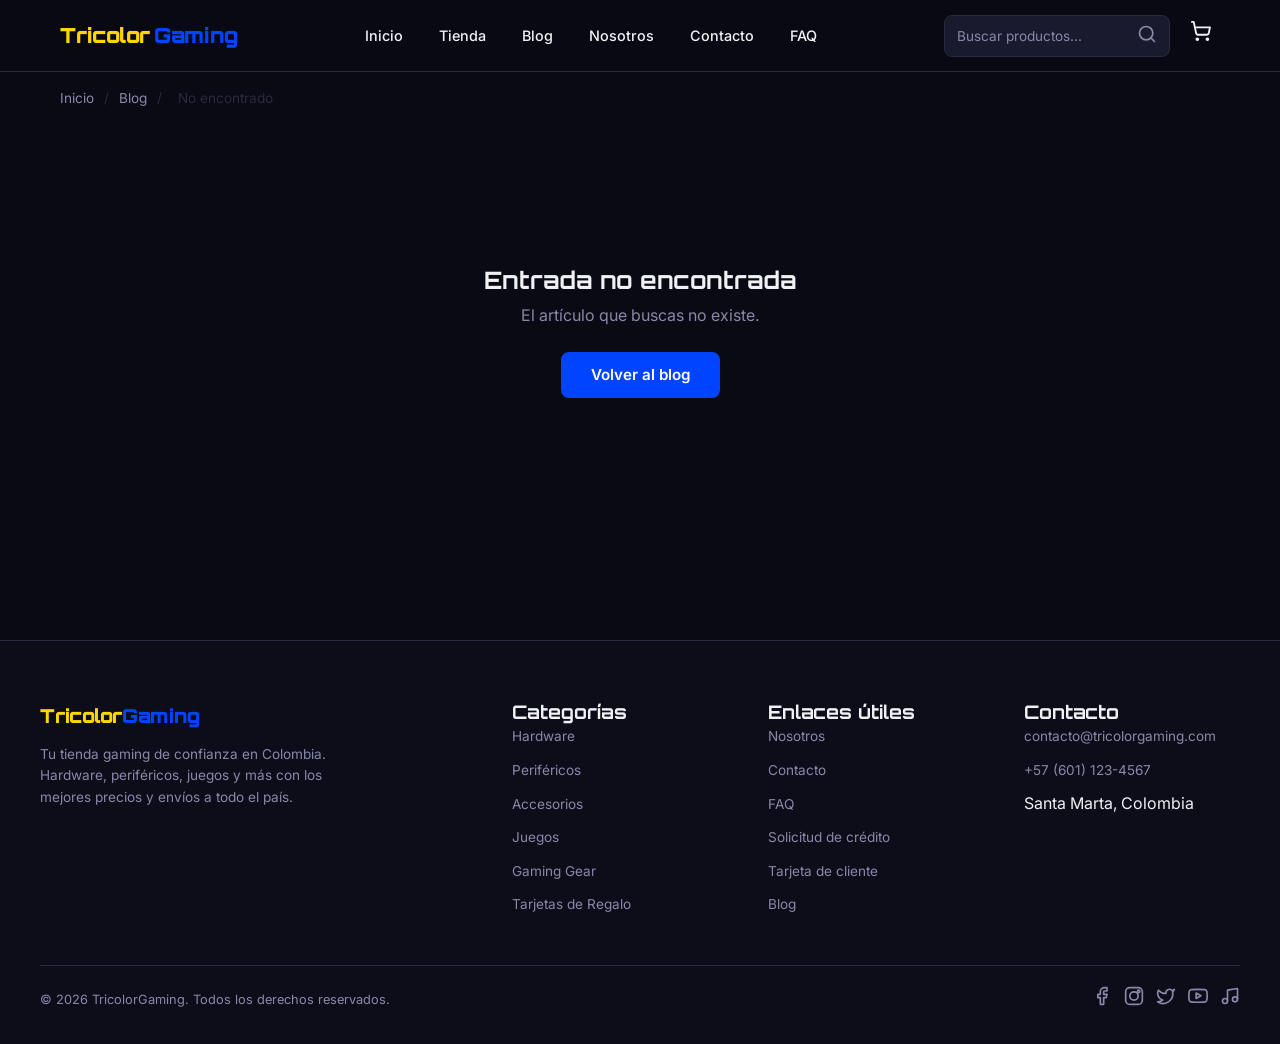
<file: entrada.html>
<!DOCTYPE html>
<html lang="es-CO">
<head>
  <meta charset="UTF-8">
  <meta name="viewport" content="width=device-width, initial-scale=1.0">
  <title>Blog — TricolorGaming</title>
  <link rel="stylesheet" href="css/style.css">
  <link rel="icon" href="data:image/svg+xml,%3Csvg xmlns='http://www.w3.org/2000/svg' viewBox='0 0 32 32'%3E%3Crect width='32' height='32' rx='6' fill='%230A0A14'/%3E%3Cpath d='M10 14h4m4 0h4M15 11v6M11 11v6' stroke='%23FFD700' stroke-width='2' stroke-linecap='round' stroke-linejoin='round' fill='none'/%3E%3Crect x='4' y='10' width='24' height='12' rx='5' stroke='%23FFD700' stroke-width='2' fill='none'/%3E%3C/svg%3E">
</head>
<body>
  <div id="header"></div>
  <main id="main-content"></main>
  <div id="footer"></div>
  <script src="js/icons.js"></script>
  <script src="js/data.js"></script>
  <script src="js/cart.js"></script>
  <script src="js/ui.js"></script>
  <script src="js/components.js"></script>
  <script>
    includeHeader()
    includeFooter()

    const slug = getParam('slug')
    const entry = BLOG.find(e => e.slug === slug)

    if (!entry) {
      document.getElementById('main-content').innerHTML = `
        <div class="breadcrumbs"><a href="index.html">Inicio</a> <span>/</span> <a href="blog.html">Blog</a> <span>/</span> <span>No encontrado</span></div>
        <section class="section">
          <div class="container">
            <div class="empty-state">
              <h2>Entrada no encontrada</h2>
              <p>El artículo que buscas no existe.</p>
              <a href="blog.html" class="btn btn-primary">Volver al blog</a>
            </div>
          </div>
        </section>
      `
    } else {
      document.getElementById('main-content').innerHTML = `
        <div class="breadcrumbs">
          <a href="index.html">Inicio</a> <span>/</span>
          <a href="blog.html">Blog</a> <span>/</span>
          <span>${entry.titulo}</span>
        </div>
        <article class="section">
          <div class="container blog-post-container">
            <div class="blog-post-header">
              <div class="blog-meta">
                <span class="blog-date">${formatearFecha(entry.fecha)}</span>
                <span class="blog-author">Por ${entry.autor}</span>
              </div>
              <h1>${entry.titulo}</h1>
              <div class="blog-tags">${entry.tags.map(t => renderTag(t)).join(' ')}</div>
            </div>
            <div class="blog-post-image">
              <img src="${entry.imagen}" alt="${entry.titulo}">
            </div>
            <div class="blog-post-content">${entry.contenido}</div>
            <div class="blog-post-nav">
              <a href="blog.html" class="btn btn-outline">← Volver al blog</a>
            </div>
          </div>
        </article>
      `
    }
  </script>
</body>
</html>
</file>
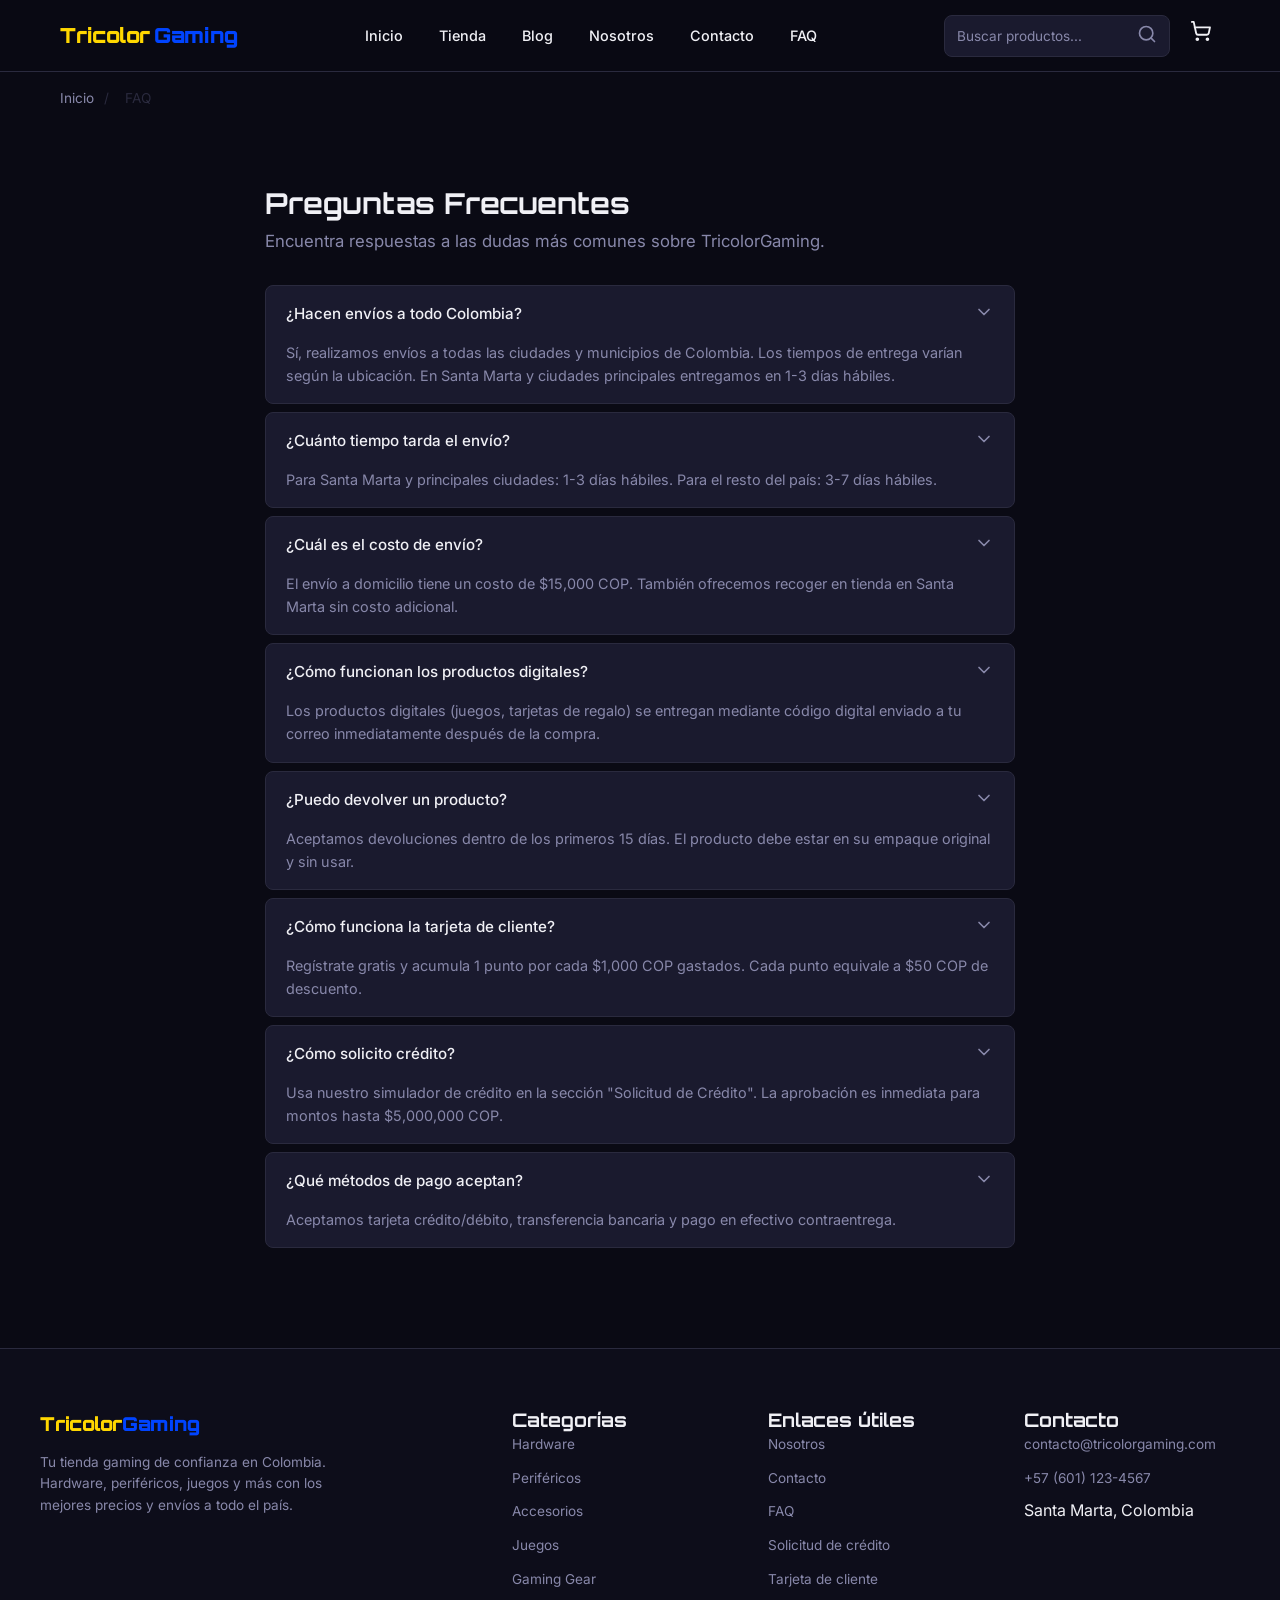
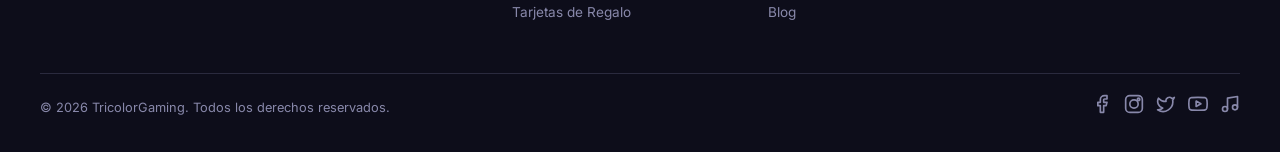
<file: faq.html>
<!DOCTYPE html>
<html lang="es-CO">
<head>
  <meta charset="UTF-8">
  <meta name="viewport" content="width=device-width, initial-scale=1.0">
  <title>FAQ — TricolorGaming</title>
  <link rel="stylesheet" href="css/style.css">
  <link rel="icon" href="data:image/svg+xml,%3Csvg xmlns='http://www.w3.org/2000/svg' viewBox='0 0 32 32'%3E%3Crect width='32' height='32' rx='6' fill='%230A0A14'/%3E%3Cpath d='M10 14h4m4 0h4M15 11v6M11 11v6' stroke='%23FFD700' stroke-width='2' stroke-linecap='round' stroke-linejoin='round' fill='none'/%3E%3Crect x='4' y='10' width='24' height='12' rx='5' stroke='%23FFD700' stroke-width='2' fill='none'/%3E%3C/svg%3E">
</head>
<body>
  <div id="header"></div>
  <main>
    <div class="breadcrumbs">
      <a href="index.html">Inicio</a> <span>/</span> <span>FAQ</span>
    </div>
    <section class="section">
      <div class="container form-container">
        <h1 class="page-title">Preguntas Frecuentes</h1>
        <p class="page-desc">Encuentra respuestas a las dudas más comunes sobre TricolorGaming.</p>
        <div class="faq-list">
          <div class="faq-item">
            <button class="faq-question" onclick="toggleFaq(this)">
              <span>¿Hacen envíos a todo Colombia?</span>
              <span class="faq-arrow"><svg xmlns="http://www.w3.org/2000/svg" width="20" height="20" viewBox="0 0 24 24" fill="none" stroke="currentColor" stroke-width="2" stroke-linecap="round" stroke-linejoin="round"><polyline points="6 9 12 15 18 9"/></svg></span>
            </button>
            <div class="faq-answer" style="display:block">
              <p>Sí, realizamos envíos a todas las ciudades y municipios de Colombia. Los tiempos de entrega varían según la ubicación. En Santa Marta y ciudades principales entregamos en 1-3 días hábiles.</p>
            </div>
          </div>
          <div class="faq-item">
            <button class="faq-question" onclick="toggleFaq(this)">
              <span>¿Cuánto tiempo tarda el envío?</span>
              <span class="faq-arrow"><svg xmlns="http://www.w3.org/2000/svg" width="20" height="20" viewBox="0 0 24 24" fill="none" stroke="currentColor" stroke-width="2" stroke-linecap="round" stroke-linejoin="round"><polyline points="6 9 12 15 18 9"/></svg></span>
            </button>
            <div class="faq-answer">
              <p>Para Santa Marta y principales ciudades: 1-3 días hábiles. Para el resto del país: 3-7 días hábiles.</p>
            </div>
          </div>
          <div class="faq-item">
            <button class="faq-question" onclick="toggleFaq(this)">
              <span>¿Cuál es el costo de envío?</span>
              <span class="faq-arrow"><svg xmlns="http://www.w3.org/2000/svg" width="20" height="20" viewBox="0 0 24 24" fill="none" stroke="currentColor" stroke-width="2" stroke-linecap="round" stroke-linejoin="round"><polyline points="6 9 12 15 18 9"/></svg></span>
            </button>
            <div class="faq-answer">
              <p>El envío a domicilio tiene un costo de $15,000 COP. También ofrecemos recoger en tienda en Santa Marta sin costo adicional.</p>
            </div>
          </div>
          <div class="faq-item">
            <button class="faq-question" onclick="toggleFaq(this)">
              <span>¿Cómo funcionan los productos digitales?</span>
              <span class="faq-arrow"><svg xmlns="http://www.w3.org/2000/svg" width="20" height="20" viewBox="0 0 24 24" fill="none" stroke="currentColor" stroke-width="2" stroke-linecap="round" stroke-linejoin="round"><polyline points="6 9 12 15 18 9"/></svg></span>
            </button>
            <div class="faq-answer">
              <p>Los productos digitales (juegos, tarjetas de regalo) se entregan mediante código digital enviado a tu correo inmediatamente después de la compra.</p>
            </div>
          </div>
          <div class="faq-item">
            <button class="faq-question" onclick="toggleFaq(this)">
              <span>¿Puedo devolver un producto?</span>
              <span class="faq-arrow"><svg xmlns="http://www.w3.org/2000/svg" width="20" height="20" viewBox="0 0 24 24" fill="none" stroke="currentColor" stroke-width="2" stroke-linecap="round" stroke-linejoin="round"><polyline points="6 9 12 15 18 9"/></svg></span>
            </button>
            <div class="faq-answer">
              <p>Aceptamos devoluciones dentro de los primeros 15 días. El producto debe estar en su empaque original y sin usar.</p>
            </div>
          </div>
          <div class="faq-item">
            <button class="faq-question" onclick="toggleFaq(this)">
              <span>¿Cómo funciona la tarjeta de cliente?</span>
              <span class="faq-arrow"><svg xmlns="http://www.w3.org/2000/svg" width="20" height="20" viewBox="0 0 24 24" fill="none" stroke="currentColor" stroke-width="2" stroke-linecap="round" stroke-linejoin="round"><polyline points="6 9 12 15 18 9"/></svg></span>
            </button>
            <div class="faq-answer">
              <p>Regístrate gratis y acumula 1 punto por cada $1,000 COP gastados. Cada punto equivale a $50 COP de descuento.</p>
            </div>
          </div>
          <div class="faq-item">
            <button class="faq-question" onclick="toggleFaq(this)">
              <span>¿Cómo solicito crédito?</span>
              <span class="faq-arrow"><svg xmlns="http://www.w3.org/2000/svg" width="20" height="20" viewBox="0 0 24 24" fill="none" stroke="currentColor" stroke-width="2" stroke-linecap="round" stroke-linejoin="round"><polyline points="6 9 12 15 18 9"/></svg></span>
            </button>
            <div class="faq-answer">
              <p>Usa nuestro simulador de crédito en la sección "Solicitud de Crédito". La aprobación es inmediata para montos hasta $5,000,000 COP.</p>
            </div>
          </div>
          <div class="faq-item">
            <button class="faq-question" onclick="toggleFaq(this)">
              <span>¿Qué métodos de pago aceptan?</span>
              <span class="faq-arrow"><svg xmlns="http://www.w3.org/2000/svg" width="20" height="20" viewBox="0 0 24 24" fill="none" stroke="currentColor" stroke-width="2" stroke-linecap="round" stroke-linejoin="round"><polyline points="6 9 12 15 18 9"/></svg></span>
            </button>
            <div class="faq-answer">
              <p>Aceptamos tarjeta crédito/débito, transferencia bancaria y pago en efectivo contraentrega.</p>
            </div>
          </div>
        </div>
      </div>
    </section>
  </main>
  <div id="footer"></div>
  <script src="js/icons.js"></script>
  <script src="js/data.js"></script>
  <script src="js/cart.js"></script>
  <script src="js/ui.js"></script>
  <script src="js/components.js"></script>
  <script>
    includeHeader()
    includeFooter()

    function toggleFaq(btn) {
      const answer = btn.nextElementSibling
      const isOpen = answer.style.display === 'block'
      answer.style.display = isOpen ? 'none' : 'block'
      btn.classList.toggle('open', !isOpen)
    }
  </script>
</body>
</html>
</file>
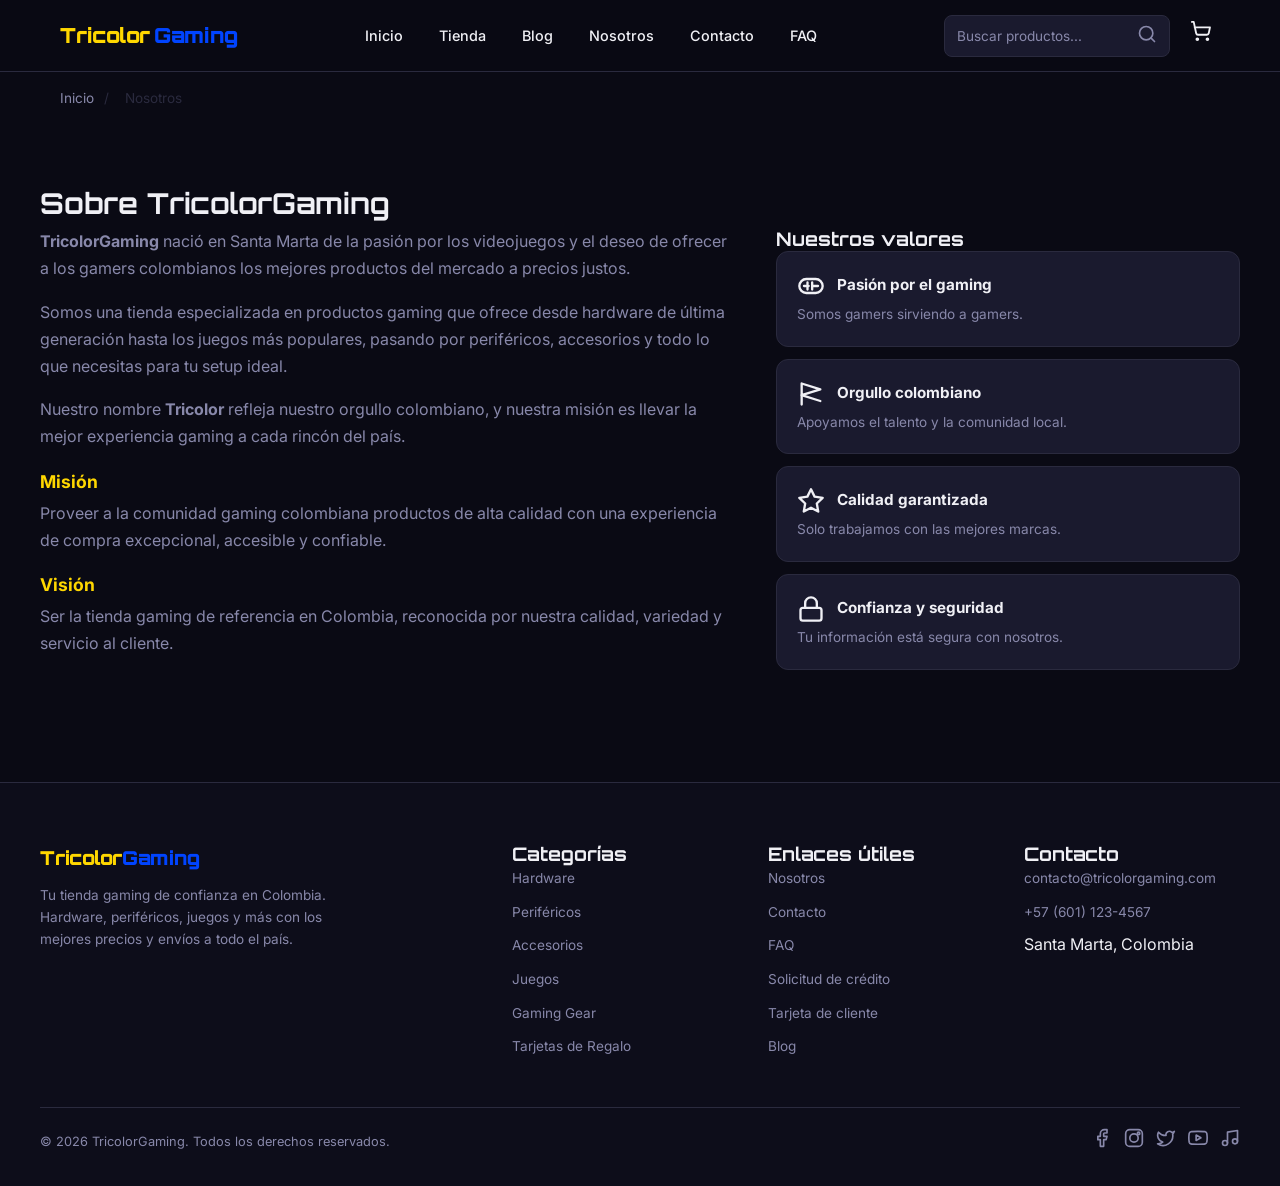
<file: nosotros.html>
<!DOCTYPE html>
<html lang="es-CO">
<head>
  <meta charset="UTF-8">
  <meta name="viewport" content="width=device-width, initial-scale=1.0">
  <title>Nosotros — TricolorGaming</title>
  <link rel="stylesheet" href="css/style.css">
  <link rel="icon" href="data:image/svg+xml,%3Csvg xmlns='http://www.w3.org/2000/svg' viewBox='0 0 32 32'%3E%3Crect width='32' height='32' rx='6' fill='%230A0A14'/%3E%3Cpath d='M10 14h4m4 0h4M15 11v6M11 11v6' stroke='%23FFD700' stroke-width='2' stroke-linecap='round' stroke-linejoin='round' fill='none'/%3E%3Crect x='4' y='10' width='24' height='12' rx='5' stroke='%23FFD700' stroke-width='2' fill='none'/%3E%3C/svg%3E">
</head>
<body>
  <div id="header"></div>
  <main>
    <div class="breadcrumbs">
      <a href="index.html">Inicio</a> <span>/</span> <span>Nosotros</span>
    </div>
    <section class="section">
      <div class="container pagina-texto">
        <h1 class="page-title">Sobre TricolorGaming</h1>
        <div class="about-grid">
          <div class="about-content">
            <p><strong>TricolorGaming</strong> nació en Santa Marta de la pasión por los videojuegos y el deseo de ofrecer a los gamers colombianos los mejores productos del mercado a precios justos.</p>
            <p>Somos una tienda especializada en productos gaming que ofrece desde hardware de última generación hasta los juegos más populares, pasando por periféricos, accesorios y todo lo que necesitas para tu setup ideal.</p>
            <p>Nuestro nombre <strong>Tricolor</strong> refleja nuestro orgullo colombiano, y nuestra misión es llevar la mejor experiencia gaming a cada rincón del país.</p>
            <h3>Misión</h3>
            <p>Proveer a la comunidad gaming colombiana productos de alta calidad con una experiencia de compra excepcional, accesible y confiable.</p>
            <h3>Visión</h3>
            <p>Ser la tienda gaming de referencia en Colombia, reconocida por nuestra calidad, variedad y servicio al cliente.</p>
          </div>
          <div class="about-values">
            <h3>Nuestros valores</h3>
            <div class="value-card">
              <h4><svg xmlns="http://www.w3.org/2000/svg" width="28" height="28" viewBox="0 0 24 24" fill="none" stroke="currentColor" stroke-width="2" stroke-linecap="round" stroke-linejoin="round" style="vertical-align:middle;margin-right:8px"><path d="M6 12h4m4 0h4M13 9v6M9 9v6"/><rect x="2" y="6" width="20" height="12" rx="6"/></svg> Pasi&oacute;n por el gaming</h4>
              <p>Somos gamers sirviendo a gamers.</p>
            </div>
            <div class="value-card">
              <h4><svg xmlns="http://www.w3.org/2000/svg" width="28" height="28" viewBox="0 0 24 24" fill="none" stroke="currentColor" stroke-width="2" stroke-linecap="round" stroke-linejoin="round" style="vertical-align:middle;margin-right:8px"><path d="M4 21V3l16 5-16 5v8"/><path d="M4 13l16 5"/></svg> Orgullo colombiano</h4>
              <p>Apoyamos el talento y la comunidad local.</p>
            </div>
            <div class="value-card">
              <h4><svg xmlns="http://www.w3.org/2000/svg" width="28" height="28" viewBox="0 0 24 24" fill="none" stroke="currentColor" stroke-width="2" stroke-linecap="round" stroke-linejoin="round" style="vertical-align:middle;margin-right:8px"><polygon points="12 2 15.09 8.26 22 9.27 17 14.14 18.18 21.02 12 17.77 5.82 21.02 7 14.14 2 9.27 8.91 8.26 12 2"/></svg> Calidad garantizada</h4>
              <p>Solo trabajamos con las mejores marcas.</p>
            </div>
            <div class="value-card">
              <h4><svg xmlns="http://www.w3.org/2000/svg" width="28" height="28" viewBox="0 0 24 24" fill="none" stroke="currentColor" stroke-width="2" stroke-linecap="round" stroke-linejoin="round" style="vertical-align:middle;margin-right:8px"><rect x="3" y="11" width="18" height="11" rx="2" ry="2"/><path d="M7 11V7a5 5 0 0 1 10 0v4"/></svg> Confianza y seguridad</h4>
              <p>Tu información está segura con nosotros.</p>
            </div>
          </div>
        </div>
      </div>
    </section>
  </main>
  <div id="footer"></div>
  <script src="js/icons.js"></script>
  <script src="js/data.js"></script>
  <script src="js/cart.js"></script>
  <script src="js/ui.js"></script>
  <script src="js/components.js"></script>
  <script>
    includeHeader()
    includeFooter()
  </script>
</body>
</html>
</file>
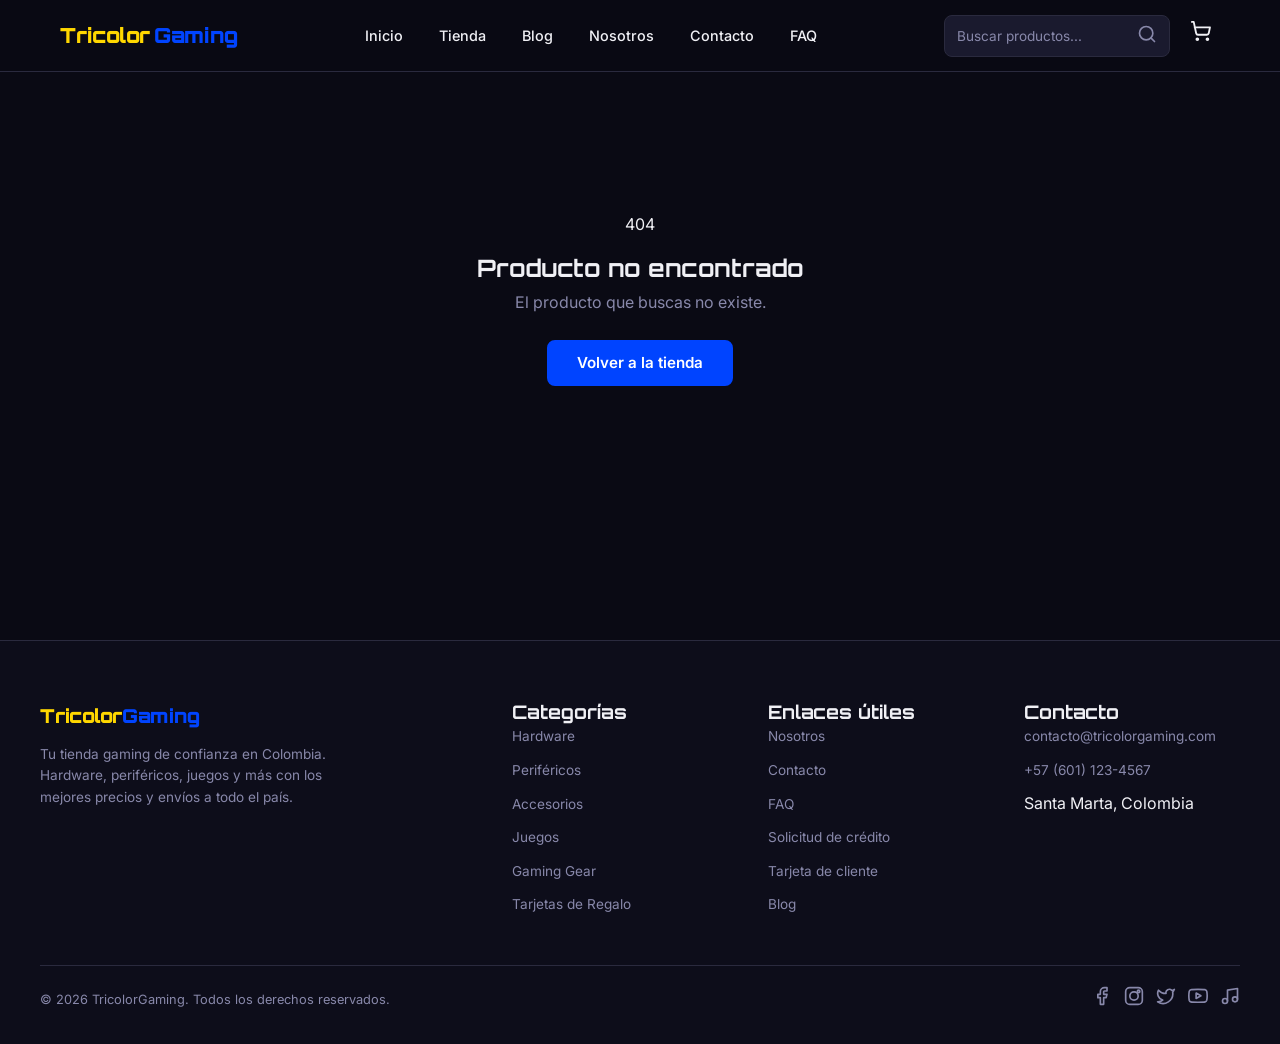
<file: producto.html>
<!DOCTYPE html>
<html lang="es-CO">
<head>
  <meta charset="UTF-8">
  <meta name="viewport" content="width=device-width, initial-scale=1.0">
  <title>Producto — TricolorGaming</title>
  <link rel="stylesheet" href="css/style.css">
  <link rel="icon" href="data:image/svg+xml,%3Csvg xmlns='http://www.w3.org/2000/svg' viewBox='0 0 32 32'%3E%3Crect width='32' height='32' rx='6' fill='%230A0A14'/%3E%3Cpath d='M10 14h4m4 0h4M15 11v6M11 11v6' stroke='%23FFD700' stroke-width='2' stroke-linecap='round' stroke-linejoin='round' fill='none'/%3E%3Crect x='4' y='10' width='24' height='12' rx='5' stroke='%23FFD700' stroke-width='2' fill='none'/%3E%3C/svg%3E">
</head>
<body>
  <div id="header"></div>
  <main id="main-content"></main>
  <div id="footer"></div>
  <script src="js/icons.js"></script>
  <script src="js/data.js"></script>
  <script src="js/cart.js"></script>
  <script src="js/ui.js"></script>
  <script src="js/components.js"></script>
  <script>
    includeHeader()
    includeFooter()

    const slug = getParam('slug')
    const p = PRODUCTOS.find(pr => pr.slug === slug)

    if (!p) {
      document.getElementById('main-content').innerHTML = `
        <section class="section">
          <div class="container">
            <div class="empty-state">
              <span class="empty-icon">404</span>
              <h2>Producto no encontrado</h2>
              <p>El producto que buscas no existe.</p>
              <a href="tienda.html" class="btn btn-primary">Volver a la tienda</a>
            </div>
          </div>
        </section>
      `
    } else {
      const marca = MARCAS.find(m => m.id === p.marca)
      const cat = CATEGORIAS.find(c => c.id === p.categoria)
      const sub = cat ? cat.subcategorias.find(s => s.id === p.subcategoria) : null
      const stockActual = getStockActual(p.id)
      const disponible = p.digital || (stockActual !== null && stockActual > 0)
      let stockClass
      if (!disponible) {
        stockClass = 'out-of-stock'
      } else if (!p.digital && stockActual !== null && stockActual <= 5) {
        stockClass = 'low-stock'
      } else {
        stockClass = 'in-stock'
      }
      let stockText
      if (p.digital) {
        stockText = 'Disponible'
      } else if (stockActual === 0) {
        stockText = 'Agotado'
      } else if (stockActual <= 5) {
        stockText = `Últimas ${stockActual} unidades`
      } else {
        stockText = `${stockActual} en inventario`
      }
      const tipoTexto = p.digital ? 'Producto Digital' : 'Producto Físico'
      const stockMax = p.digital ? 99 : (stockActual || 0)

      const variantesHTML = p.variantes ? `
        <div class="variantes-selector">
          <h3>Variantes:</h3>
          <div class="variantes-opciones">
            ${p.variantes.map((v, i) => `
              <label class="variante-opcion">
                <input type="radio" name="variante" value="${i}" ${i === 0 ? 'checked' : ''}>
                <span class="variante-label">${v.nombre}</span>
                <span class="variante-precio">${formatoPrecio(v.precio)}</span>
              </label>
            `).join('')}
          </div>
        </div>
      ` : ''

      const rels = PRODUCTOS.filter(r => r.categoria === p.categoria && r.id !== p.id).slice(0, 4)

      document.getElementById('main-content').innerHTML = `
        <div class="breadcrumbs">
          <a href="index.html">Inicio</a> <span>/</span>
          <a href="tienda.html">Tienda</a>
          ${cat ? ` <span>/</span> <a href="tienda.html?cat=${cat.id}">${cat.nombre}</a>` : ''}
          ${sub ? ` <span>/</span> <a href="tienda.html?cat=${cat.id}&sub=${sub.id}">${sub.nombre}</a>` : ''}
          <span>/</span> <span>${p.nombre}</span>
        </div>

        <section class="section">
          <div class="container">
            <div class="producto-detalle">
              <div class="producto-imagen">
                <img id="producto-imagen" src="${p.imagen}" alt="${p.nombre}">
                <div class="producto-badges">
                  ${p.digital ? '<span class="badge-digital">Digital</span>' : ''}
                  ${p.tipo === 'variable' ? '<span class="badge-variable">Variable</span>' : ''}
                </div>
              </div>
              <div class="producto-info">
                <span class="producto-marca">${marca ? marca.nombre : p.marca}</span>
                <h1 class="producto-nombre">${p.nombre}</h1>
                <div class="producto-rating">${renderStars(p.rating || 4)} <span>(${p.resenas || 0} reseñas)</span></div>
                <p class="producto-descripcion">${p.descripcion}</p>
                <div class="producto-tipo">
                  <span class="tipo-badge ${p.digital ? 'digital' : 'fisico'}">${tipoTexto}</span>
                </div>
                ${variantesHTML}
                <div class="producto-precio" id="producto-precio">${formatoPrecio(p.precioBase)}</div>
                <div class="producto-stock ${stockClass}">${stockText}</div>
                <div class="producto-actions" data-product-id="${p.id}">
                  ${disponible ? `
                    <div class="cantidad-selector">
                      <button onclick="cambiarCantidad(-1)">−</button>
                      <input type="number" id="cantidad-input" value="1" min="1" max="${stockMax}">
                      <button onclick="cambiarCantidad(1)">+</button>
                    </div>
                    <button class="btn btn-primary btn-lg" onclick="addAlCarrito(${p.id})">Agregar al carrito</button>
                  ` : `
                    <button class="btn btn-disabled btn-lg" disabled>Agotado</button>
                  `}
                </div>
                <div class="producto-metadata">
                  <div class="metadata-item">
                    <strong>Categoría:</strong>
                    ${cat ? `<a href="tienda.html?cat=${cat.id}">${cat.nombre}</a>` : '—'}
                    ${sub ? ` / <a href="tienda.html?cat=${cat.id}&sub=${sub.id}">${sub.nombre}</a>` : ''}
                  </div>
                  <div class="metadata-item">
                    <strong>Marca:</strong>
                    ${marca ? `<a href="tienda.html?marca=${marca.id}">${marca.nombre}</a>` : '—'}
                  </div>
                  <div class="metadata-item">
                    <strong>Tags:</strong> ${p.tags.map(t => renderTag(t)).join(' ')}
                  </div>
                </div>
              </div>
            </div>
          </div>
        </section>

        ${rels.length > 0 ? `
          <section class="section section-dark">
            <div class="container">
              <h2 class="section-title">Productos relacionados</h2>
              <div class="productos-grid">${rels.map(renderProductCard).join('')}</div>
            </div>
          </section>
        ` : ''}
      `

      document.querySelectorAll('input[name="variante"]').forEach(radio => {
        radio.addEventListener('change', function() {
          const index = parseInt(this.value)
          const actions = document.querySelector('.producto-actions')
          const productId = parseInt(actions.getAttribute('data-product-id'))
          const prod = PRODUCTOS.find(pr => pr.id === productId)
          if (prod && prod.variantes && prod.variantes[index]) {
            document.getElementById('producto-precio').textContent = formatoPrecio(prod.variantes[index].precio)
            const img = document.getElementById('producto-imagen')
            if (img) img.src = prod.variantes[index].imagen || prod.imagen
          }
        })
      })
    }

    function cambiarCantidad(delta) {
      const input = document.getElementById('cantidad-input')
      if (!input) return
      let val = parseInt(input.value) || 1
      const max = parseInt(input.max) || 99
      val = Math.max(1, Math.min(max, val + delta))
      input.value = val
    }

    function addAlCarrito(productoId) {
      const radios = document.querySelectorAll('input[name="variante"]')
      let varianteIndex = null
      if (radios.length > 0) {
        const checked = document.querySelector('input[name="variante"]:checked')
        if (checked) varianteIndex = parseInt(checked.value)
      }
      const cantidad = parseInt(document.getElementById('cantidad-input')?.value || 1)
      const ok = agregarAlCarrito(productoId, varianteIndex, cantidad)
      if (ok) {
        const btn = document.querySelector('.producto-actions .btn-primary')
        if (btn) {
          btn.innerHTML = ICONS.check + ' Agregado'
          btn.style.background = 'var(--verde)'
          setTimeout(() => {
            btn.textContent = 'Agregar al carrito'
            btn.style.background = ''
          }, 1500)
        }
      } else {
        alert('No hay suficiente stock disponible.')
      }
    }
  </script>
</body>
</html>
</file>
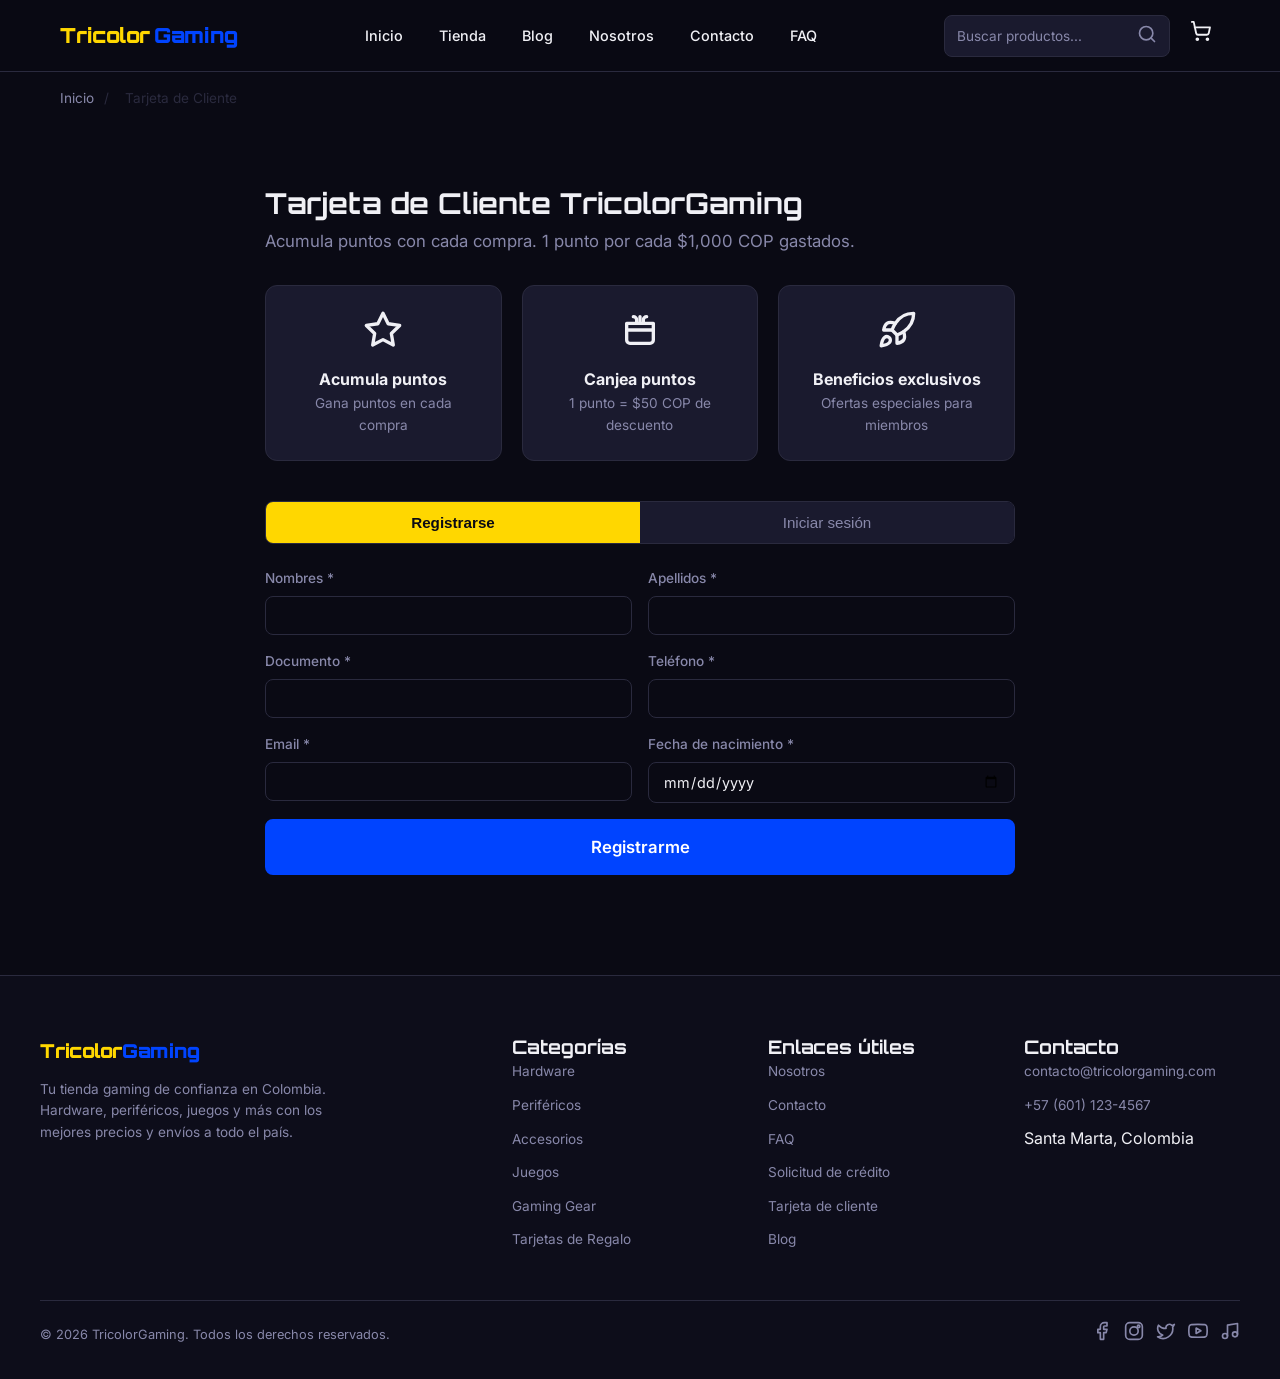
<file: tarjeta-cliente.html>
<!DOCTYPE html>
<html lang="es-CO">
<head>
  <meta charset="UTF-8">
  <meta name="viewport" content="width=device-width, initial-scale=1.0">
  <title>Tarjeta de Cliente — TricolorGaming</title>
  <link rel="stylesheet" href="css/style.css">
  <link rel="icon" href="data:image/svg+xml,%3Csvg xmlns='http://www.w3.org/2000/svg' viewBox='0 0 32 32'%3E%3Crect width='32' height='32' rx='6' fill='%230A0A14'/%3E%3Cpath d='M10 14h4m4 0h4M15 11v6M11 11v6' stroke='%23FFD700' stroke-width='2' stroke-linecap='round' stroke-linejoin='round' fill='none'/%3E%3Crect x='4' y='10' width='24' height='12' rx='5' stroke='%23FFD700' stroke-width='2' fill='none'/%3E%3C/svg%3E">
</head>
<body>
  <div id="header"></div>
  <main id="main-content"></main>
  <div id="footer"></div>
  <script src="js/icons.js"></script>
  <script src="js/data.js"></script>
  <script src="js/cart.js"></script>
  <script src="js/checkout.js"></script>
  <script src="js/client-card.js"></script>
  <script src="js/ui.js"></script>
  <script src="js/components.js"></script>
  <script>
    includeHeader()
    includeFooter()

    const main = document.getElementById('main-content')
    const tarjeta = getTarjetaCliente()

    if (tarjeta) {
      main.innerHTML = `
        <div class="breadcrumbs"><a href="index.html">Inicio</a> <span>/</span> <span>Tarjeta de Cliente</span></div>
        <section class="section">
          <div class="container form-container">
            <div class="tarjeta-cliente-card">
              <div class="tarjeta-header">
                <h1>Tarjeta de Cliente</h1>
              </div>
              <div class="tarjeta-body">
                <div class="tarjeta-datos">
                  <p><strong>Nombre:</strong> ${tarjeta.nombres} ${tarjeta.apellidos}</p>
                  <p><strong>Documento:</strong> ${tarjeta.documento}</p>
                  <p><strong>Email:</strong> ${tarjeta.email}</p>
                  <p><strong>Teléfono:</strong> ${tarjeta.telefono}</p>
                  <p><strong>Registrado desde:</strong> ${formatearFecha(tarjeta.fechaRegistro)}</p>
                </div>
                <div class="tarjeta-puntos">
                  <div class="puntos-circle">
                    <span class="puntos-numero">${tarjeta.puntos}</span>
                    <span class="puntos-label">Puntos</span>
                  </div>
                  <div class="puntos-info">
                    <p><strong>Valor de tus puntos:</strong> ${formatoPrecio(tarjeta.puntos * 50)}</p>
                    <p><strong>Puntos canjeados:</strong> ${tarjeta.puntosGastados}</p>
                  </div>
                </div>
              </div>
              <div class="tarjeta-actions">
                <a href="tienda.html" class="btn btn-primary">Seguir comprando</a>
                <button class="btn btn-outline" onclick="if(confirm('¿Cerrar sesión?')){cerrarSesionTarjeta();location.reload()}">Cerrar sesión</button>
              </div>
              ${tarjeta.transacciones.length > 0 ? `
                <div class="tarjeta-transacciones">
                  <h3>Historial de transacciones</h3>
                  <div class="transacciones-lista">
                    ${tarjeta.transacciones.slice().reverse().map(t => `
                      <div class="transaccion-item">
                        <span class="transaccion-fecha">${formatearFecha(t.fecha)}</span>
                        <span class="transaccion-tipo ${t.tipo}">${t.tipo === 'acumulacion' ? '+ Acumulación' : '- Canje'}</span>
                        <span class="transaccion-puntos">${t.tipo === 'acumulacion' ? '+' : '-'}${t.puntos} pts</span>
                      </div>
                    `).join('')}
                  </div>
                </div>
              ` : ''}
            </div>
          </div>
        </section>
      `
    } else {
      main.innerHTML = `
        <div class="breadcrumbs"><a href="index.html">Inicio</a> <span>/</span> <span>Tarjeta de Cliente</span></div>
        <section class="section">
          <div class="container form-container">
            <h1 class="page-title">Tarjeta de Cliente TricolorGaming</h1>
            <p class="page-desc">Acumula puntos con cada compra. 1 punto por cada $1,000 COP gastados.</p>
            <div class="beneficios-tarjeta">
              <div class="beneficio"><span class="beneficio-icon">${ICONS.points}</span><h3>Acumula puntos</h3><p>Gana puntos en cada compra</p></div>
              <div class="beneficio"><span class="beneficio-icon">${ICONS.redeem}</span><h3>Canjea puntos</h3><p>1 punto = $50 COP de descuento</p></div>
              <div class="beneficio"><span class="beneficio-icon">${ICONS.exclusive}</span><h3>Beneficios exclusivos</h3><p>Ofertas especiales para miembros</p></div>
            </div>
            <div class="tabs-tarjeta">
              <button class="tab-btn active" onclick="mostrarTab('registro')" id="tab-registro-btn">Registrarse</button>
              <button class="tab-btn" onclick="mostrarTab('login')" id="tab-login-btn">Iniciar sesión</button>
            </div>
            <div id="tab-registro">
              <form id="tarjeta-form" class="tarjeta-form">
                <div class="form-row">
                  <div class="form-group">
                    <label for="t-nombres">Nombres *</label>
                    <input type="text" id="t-nombres" required>
                  </div>
                  <div class="form-group">
                    <label for="t-apellidos">Apellidos *</label>
                    <input type="text" id="t-apellidos" required>
                  </div>
                </div>
                <div class="form-row">
                  <div class="form-group">
                    <label for="t-documento">Documento *</label>
                    <input type="text" id="t-documento" required>
                  </div>
                  <div class="form-group">
                    <label for="t-telefono">Teléfono *</label>
                    <input type="tel" id="t-telefono" required>
                  </div>
                </div>
                <div class="form-row">
                  <div class="form-group">
                    <label for="t-email">Email *</label>
                    <input type="email" id="t-email" required>
                  </div>
                  <div class="form-group">
                    <label for="t-fecha-nac">Fecha de nacimiento *</label>
                    <input type="date" id="t-fecha-nac" required>
                  </div>
                </div>
                <button type="button" class="btn btn-primary btn-block btn-lg" onclick="registrar()">Registrarme</button>
              </form>
            </div>
            <div id="tab-login" style="display:none">
              <form id="login-form" class="tarjeta-form">
                <p style="margin-bottom:1rem">Ingresa tu número de documento para acceder a tu tarjeta de cliente.</p>
                <div class="form-group">
                  <label for="l-documento">Número de documento *</label>
                  <input type="text" id="l-documento" required>
                </div>
                <button type="button" class="btn btn-primary btn-block btn-lg" onclick="iniciarSesion()">Iniciar sesión</button>
              </form>
            </div>
            <div id="tarjeta-resultado"></div>
          </div>
        </section>
      `
    }

    function mostrarTab(tab) {
      document.getElementById('tab-registro').style.display = tab === 'registro' ? 'block' : 'none'
      document.getElementById('tab-login').style.display = tab === 'login' ? 'block' : 'none'
      document.getElementById('tab-registro-btn').classList.toggle('active', tab === 'registro')
      document.getElementById('tab-login-btn').classList.toggle('active', tab === 'login')
    }

    function registrar() {
      const nombres = document.getElementById('t-nombres').value.trim()
      const apellidos = document.getElementById('t-apellidos').value.trim()
      const documento = document.getElementById('t-documento').value.trim()
      const telefono = document.getElementById('t-telefono').value.trim()
      const email = document.getElementById('t-email').value.trim()
      const fechaNacimiento = document.getElementById('t-fecha-nac').value

      if (!nombres || !apellidos || !documento || !telefono || !email || !fechaNacimiento) {
        alert('Completa todos los campos obligatorios.')
        return
      }

      const t = registrarTarjeta({ nombres, apellidos, documento, email, telefono, fechaNacimiento })

      if (!t) {
        document.getElementById('tarjeta-resultado').innerHTML = `
          <div class="alert alert-error">
            <p>Ya existe una tarjeta registrada con el documento <strong>${documento}</strong>. <a href="#" onclick="mostrarTab('login');document.getElementById('l-documento').value='${documento}';return false">Inicia sesión aquí</a>.</p>
          </div>
        `
        return
      }

      document.getElementById('tarjeta-resultado').innerHTML = `
        <div class="credit-aprobado">
          <span class="aprobado-icon">${ICONS.check}</span>
          <h2>¡Registro exitoso!</h2>
          <p>Bienvenido, ${t.nombres}.</p>
          <div class="aprobado-detalles">
            <p><strong>Puntos acumulados:</strong> ${t.puntos} pts</p>
          </div>
          <button class="btn btn-primary" onclick="location.reload()">Ver mi tarjeta</button>
        </div>
      `
      document.getElementById('tarjeta-form').reset()
    }

    function iniciarSesion() {
      const documento = document.getElementById('l-documento').value.trim()
      if (!documento) {
        alert('Ingresa tu número de documento.')
        return
      }
      const t = iniciarSesionTarjeta(documento)
      if (!t) {
        document.getElementById('tarjeta-resultado').innerHTML = `
          <div class="credit-rechazado">
            <span class="rechazado-icon">${ICONS.close}</span>
            <h2>No encontrado</h2>
            <p>No hay ninguna tarjeta registrada con el documento <strong>${documento}</strong>.</p>
            <p><a href="#" onclick="mostrarTab('registro');return false">Regístrate aquí</a> para obtener tu tarjeta.</p>
          </div>
        `
        return
      }
      location.reload()
    }
  </script>
</body>
</html>
</file>
<file: css/style.css>
@import url('https://fonts.googleapis.com/css2?family=Orbitron:wght@400;700;900&family=Inter:wght@300;400;500;600;700&display=swap');

:root {
  --fondo: #0A0A14;
  --fondo-alt: #0D0D1A;
  --superficie: #1A1A2E;
  --superficie-hover: #22223A;
  --dorado: #FFD700;
  --azul: #0044FF;
  --azul-hover: #0033CC;
  --rojo: #E63946;
  --rojo-hover: #C5303C;
  --verde: #00C853;
  --texto: #F0F0F5;
  --texto-secundario: #8888AA;
  --borde: #2A2A3E;
  --borde-hover: #3A3A52;
  --radius: 12px;
  --radius-sm: 8px;
  --transition: 0.2s ease;
  --max-width: 1200px;
  --header-height: 72px;
}

*, *::before, *::after {
  box-sizing: border-box;
  margin: 0;
  padding: 0;
}

html {
  scroll-behavior: smooth;
}

body {
  font-family: 'Inter', sans-serif;
  background: var(--fondo);
  color: var(--texto);
  line-height: 1.6;
  min-height: 100vh;
}

a {
  color: var(--azul);
  text-decoration: none;
  transition: color var(--transition);
}

a:hover {
  color: var(--dorado);
}

img {
  max-width: 100%;
  height: auto;
  display: block;
}

h1, h2, h3, h4, h5, h6 {
  font-family: 'Orbitron', sans-serif;
  line-height: 1.2;
}
header {
  position: fixed;
  top: 0;
  left: 0;
  right: 0;
  height: var(--header-height);
  background: rgba(10, 10, 20, 0.95);
  backdrop-filter: blur(10px);
  border-bottom: 1px solid var(--borde);
  z-index: 1000;
}

.header-inner {
  max-width: var(--max-width);
  margin: 0 auto;
  padding: 0 20px;
  height: 100%;
  display: flex;
  align-items: center;
  justify-content: space-between;
  gap: 20px;
}

.logo {
  font-family: 'Orbitron', sans-serif;
  font-size: 1.3rem;
  font-weight: 900;
  white-space: nowrap;
  display: flex;
  align-items: center;
  gap: 4px;
}

.logo-dorado { color: var(--dorado); }
.logo-azul { color: var(--azul); }

header nav {
  display: flex;
  align-items: center;
  gap: 8px;
}

.nav-link {
  color: var(--texto);
  padding: 8px 14px;
  border-radius: var(--radius-sm);
  font-size: 0.9rem;
  font-weight: 500;
  transition: background var(--transition), color var(--transition);
}

.nav-link:hover, .nav-link.active {
  background: var(--superficie);
  color: var(--dorado);
}

.header-actions {
  display: flex;
  align-items: center;
  gap: 12px;
}

#search-form {
  display: flex;
  align-items: center;
  background: var(--superficie);
  border: 1px solid var(--borde);
  border-radius: var(--radius-sm);
  overflow: hidden;
  transition: border-color var(--transition);
}

#search-form:focus-within {
  border-color: var(--azul);
}

#search-input {
  background: none;
  border: none;
  padding: 8px 12px;
  color: var(--texto);
  font-family: 'Inter', sans-serif;
  font-size: 0.85rem;
  width: 180px;
  outline: none;
}

#search-input::placeholder {
  color: var(--texto-secundario);
}

.search-btn {
  background: none;
  border: none;
  padding: 8px 12px;
  cursor: pointer;
  color: var(--texto-secundario);
  font-size: 1rem;
  transition: color var(--transition);
}

.search-btn:hover {
  color: var(--dorado);
}

.cart-icon {
  position: relative;
  font-size: 1.2rem;
  padding: 8px;
  color: var(--texto);
}

.cart-icon:hover {
  color: var(--dorado);
}

#cart-count {
  position: absolute;
  top: 0;
  right: 0;
  background: var(--rojo);
  color: white;
  font-size: 0.7rem;
  font-weight: 700;
  width: 18px;
  height: 18px;
  border-radius: 50%;
  display: flex;
  align-items: center;
  justify-content: center;
  font-family: 'Inter', sans-serif;
  display: none;
}

.menu-toggle {
  display: none;
  background: none;
  border: none;
  color: var(--texto);
  font-size: 1.5rem;
  cursor: pointer;
  padding: 4px;
}
#mobile-menu {
  display: none;
  position: fixed;
  top: var(--header-height);
  left: 0;
  right: 0;
  background: var(--superficie);
  border-bottom: 1px solid var(--borde);
  padding: 20px;
  z-index: 999;
  transform: translateY(-10px);
  opacity: 0;
  transition: transform 0.3s ease, opacity 0.3s ease;
}

#mobile-menu.open {
  display: block;
  transform: translateY(0);
  opacity: 1;
}

#mobile-menu .nav-link {
  display: block;
  padding: 12px 16px;
  border-radius: var(--radius-sm);
  font-size: 1rem;
}

#mobile-menu .nav-link:hover {
  background: var(--fondo);
}
main {
  margin-top: var(--header-height);
  min-height: calc(100vh - var(--header-height) - 300px);
}
.section {
  padding: 60px 20px;
}

.section-dark {
  background: var(--fondo-alt);
}

.container {
  max-width: var(--max-width);
  margin: 0 auto;
}

.section-title {
  font-size: 1.5rem;
  text-align: center;
  margin-bottom: 40px;
  color: var(--texto);
}

.section-title::after {
  content: '';
  display: block;
  width: 60px;
  height: 3px;
  background: linear-gradient(90deg, var(--dorado), var(--azul), var(--rojo));
  margin: 12px auto 0;
  border-radius: 2px;
}

.section-actions {
  text-align: center;
  margin-top: 40px;
}

.page-title {
  font-size: 1.8rem;
  margin-bottom: 8px;
}

.page-desc {
  color: var(--texto-secundario);
  margin-bottom: 30px;
  font-size: 1.05rem;
}
.hero {
  padding: 100px 20px 80px;
  text-align: center;
  position: relative;
  overflow: hidden;
  background:
    radial-gradient(ellipse at 20% 50%, rgba(0, 68, 255, 0.15), transparent 60%),
    radial-gradient(ellipse at 80% 50%, rgba(230, 57, 70, 0.15), transparent 60%),
    radial-gradient(ellipse at 50% 20%, rgba(255, 215, 0, 0.08), transparent 50%),
    var(--fondo);
}

.hero-content {
  max-width: 700px;
  margin: 0 auto;
}

.hero-content h1 {
  font-size: 2.8rem;
  margin-bottom: 16px;
  letter-spacing: 2px;
}

.hero-content p {
  font-size: 1.2rem;
  color: var(--texto-secundario);
  margin-bottom: 32px;
}

.text-dorado { color: var(--dorado); }
.text-azul { color: var(--azul); }
.text-rojo { color: var(--rojo); }

.hero-actions {
  display: flex;
  gap: 16px;
  justify-content: center;
  flex-wrap: wrap;
}
.btn {
  display: inline-flex;
  align-items: center;
  justify-content: center;
  gap: 8px;
  padding: 12px 28px;
  border-radius: var(--radius-sm);
  font-family: 'Inter', sans-serif;
  font-size: 0.95rem;
  font-weight: 600;
  cursor: pointer;
  border: 2px solid transparent;
  transition: all var(--transition);
  text-decoration: none;
  line-height: 1.2;
}

.btn-primary {
  background: var(--azul);
  color: white;
  border-color: var(--azul);
}

.btn-primary:hover {
  background: var(--azul-hover);
  border-color: var(--azul-hover);
  color: white;
  transform: translateY(-1px);
  box-shadow: 0 4px 15px rgba(0, 68, 255, 0.3);
}

.btn-outline {
  background: transparent;
  color: var(--texto);
  border-color: var(--borde);
}

.btn-outline:hover {
  border-color: var(--dorado);
  color: var(--dorado);
  background: rgba(255, 215, 0, 0.05);
}

.btn-link {
  background: none;
  border: none;
  color: var(--texto-secundario);
  font-weight: 400;
  text-decoration: underline;
  text-underline-offset: 3px;
}

.btn-link:hover {
  color: var(--rojo);
}

.btn-disabled {
  background: var(--borde);
  color: var(--texto-secundario);
  border-color: var(--borde);
  cursor: not-allowed;
}

.btn-block {
  width: 100%;
}

.btn-lg {
  padding: 16px 32px;
  font-size: 1.05rem;
}
.productos-grid {
  display: grid;
  grid-template-columns: repeat(auto-fill, minmax(240px, 1fr));
  gap: 24px;
}

.product-card {
  background: var(--superficie);
  border: 1px solid var(--borde);
  border-radius: var(--radius);
  overflow: hidden;
  cursor: pointer;
  transition: all var(--transition);
}

.product-card:hover {
  border-color: var(--borde-hover);
  transform: translateY(-4px);
  box-shadow: 0 8px 30px rgba(0, 0, 0, 0.3);
}

.product-card-img {
  position: relative;
  aspect-ratio: 1;
  background: var(--fondo-alt);
  overflow: hidden;
}

.product-card-img img {
  width: 100%;
  height: 100%;
  object-fit: cover;
  transition: transform 0.3s ease;
}

.product-card:hover .product-card-img img {
  transform: scale(1.05);
}

.product-card-badges {
  position: absolute;
  top: 8px;
  left: 8px;
  display: flex;
  gap: 4px;
}

.badge-digital, .badge-variable {
  padding: 3px 8px;
  border-radius: 4px;
  font-size: 0.7rem;
  font-weight: 700;
  text-transform: uppercase;
  letter-spacing: 0.5px;
}

.badge-digital {
  background: var(--azul);
  color: white;
}

.badge-variable {
  background: var(--dorado);
  color: #000;
}

.badge-destacado {
  position: absolute;
  top: 8px;
  right: 8px;
  background: var(--rojo);
  color: white;
  padding: 4px 10px;
  border-radius: 4px;
  font-size: 0.7rem;
  font-weight: 700;
  text-transform: uppercase;
}

.product-card-body {
  padding: 16px;
}

.product-card-brand {
  font-size: 0.75rem;
  color: var(--texto-secundario);
  text-transform: uppercase;
  letter-spacing: 1px;
  font-weight: 600;
}

.product-card-title {
  font-size: 0.95rem;
  margin: 6px 0;
  font-family: 'Inter', sans-serif;
  font-weight: 600;
  display: -webkit-box;
  -webkit-line-clamp: 2;
  -webkit-box-orient: vertical;
  overflow: hidden;
}

.product-card-price {
  font-family: 'Orbitron', sans-serif;
  font-size: 1.1rem;
  color: var(--dorado);
  font-weight: 700;
  margin: 8px 0;
}

.product-card-footer {
  display: flex;
  justify-content: space-between;
  align-items: center;
}

.product-card-stock {
  font-size: 0.8rem;
  font-weight: 500;
}

.product-card-stock.in-stock {
  color: var(--verde);
}

.product-card-stock.out-of-stock {
  color: var(--rojo);
}

.product-card-stock.low-stock {
  color: var(--dorado);
}
.categorias-grid {
  display: grid;
  grid-template-columns: repeat(auto-fill, minmax(180px, 1fr));
  gap: 20px;
}

.categoria-card {
  background: var(--superficie);
  border: 1px solid var(--borde);
  border-radius: var(--radius);
  padding: 28px 20px;
  text-align: center;
  transition: all var(--transition);
  text-decoration: none;
  color: var(--texto);
}

.categoria-card:hover {
  border-color: var(--cat-color, var(--azul));
  transform: translateY(-3px);
  box-shadow: 0 4px 20px rgba(0, 0, 0, 0.3);
  color: var(--texto);
}

.categoria-icon {
  display: block;
  margin-bottom: 12px;
}
.categoria-icon svg {
  width: 40px;
  height: 40px;
}

.categoria-card h3 {
  font-size: 1rem;
  font-family: 'Inter', sans-serif;
  font-weight: 600;
  margin-bottom: 4px;
}

.categoria-card p {
  font-size: 0.8rem;
  color: var(--texto-secundario);
}
.marcas-grid {
  display: grid;
  grid-template-columns: repeat(auto-fill, minmax(150px, 1fr));
  gap: 16px;
}

.marca-card {
  background: var(--superficie);
  border: 1px solid var(--borde);
  border-radius: var(--radius);
  padding: 24px;
  text-align: center;
  transition: all var(--transition);
  display: flex;
  align-items: center;
  justify-content: center;
}

.marca-card:hover {
  border-color: var(--dorado);
  background: var(--superficie-hover);
}

.marca-nombre {
  font-family: 'Orbitron', sans-serif;
  font-size: 0.9rem;
  font-weight: 700;
  color: var(--texto);
  letter-spacing: 1px;
}
.blog-grid, .blog-grid-home {
  display: grid;
  grid-template-columns: repeat(auto-fill, minmax(340px, 1fr));
  gap: 28px;
}

.blog-card, .blog-card-home {
  background: var(--superficie);
  border: 1px solid var(--borde);
  border-radius: var(--radius);
  overflow: hidden;
  transition: all var(--transition);
  text-decoration: none;
  color: var(--texto);
}

.blog-card:hover, .blog-card-home:hover {
  border-color: var(--borde-hover);
  transform: translateY(-3px);
  box-shadow: 0 8px 30px rgba(0, 0, 0, 0.3);
  color: var(--texto);
}

.blog-card-img {
  height: 200px;
  overflow: hidden;
}

.blog-card-img img {
  width: 100%;
  height: 100%;
  object-fit: cover;
  transition: transform 0.3s ease;
}

.blog-card:hover .blog-card-img img {
  transform: scale(1.05);
}

.blog-card-body, .blog-card-home .blog-card-body {
  padding: 20px;
}

.blog-meta {
  display: flex;
  gap: 12px;
  align-items: center;
  margin-bottom: 10px;
  font-size: 0.8rem;
  color: var(--texto-secundario);
}

.blog-card-body h2, .blog-card-home .blog-card-body h3 {
  font-family: 'Inter', sans-serif;
  font-size: 1.15rem;
  font-weight: 700;
  margin-bottom: 8px;
}

.blog-card-body p, .blog-card-home .blog-card-body p {
  font-size: 0.9rem;
  color: var(--texto-secundario);
  margin-bottom: 12px;
  display: -webkit-box;
  -webkit-line-clamp: 3;
  -webkit-box-orient: vertical;
  overflow: hidden;
}

.blog-read-more {
  color: var(--azul);
  font-weight: 600;
  font-size: 0.9rem;
}
.tag {
  display: inline-block;
  padding: 3px 10px;
  background: var(--superficie-hover);
  border: 1px solid var(--borde);
  border-radius: 20px;
  font-size: 0.75rem;
  color: var(--texto-secundario);
  cursor: pointer;
  transition: all var(--transition);
}

.tag:hover {
  border-color: var(--azul);
  color: var(--azul);
  background: rgba(0, 68, 255, 0.08);
}

.tag-filter {
  display: flex;
  gap: 8px;
  flex-wrap: wrap;
  margin-bottom: 30px;
}
.breadcrumbs {
  padding: 16px 20px;
  max-width: var(--max-width);
  margin: 0 auto;
  font-size: 0.85rem;
  color: var(--texto-secundario);
}

.breadcrumbs a {
  color: var(--texto-secundario);
}

.breadcrumbs a:hover {
  color: var(--dorado);
}

.breadcrumbs span {
  color: var(--borde);
  margin: 0 6px;
}
.categoria-nav {
  display: flex;
  gap: 8px;
  flex-wrap: wrap;
  margin-bottom: 30px;
}

.cat-nav-item {
  display: flex;
  align-items: center;
  gap: 6px;
  padding: 10px 16px;
  background: var(--superficie);
  border: 1px solid var(--borde);
  border-radius: var(--radius-sm);
  font-size: 0.85rem;
  color: var(--texto);
  transition: all var(--transition);
}

.cat-nav-item:hover {
  border-color: var(--azul);
  color: var(--azul);
  background: rgba(0, 68, 255, 0.05);
}

.subcategoria-nav {
  display: flex;
  gap: 8px;
  flex-wrap: wrap;
  margin-bottom: 30px;
}

.subcat-nav-item {
  padding: 8px 16px;
  background: var(--superficie);
  border: 1px solid var(--borde);
  border-radius: var(--radius-sm);
  font-size: 0.85rem;
  color: var(--texto);
  transition: all var(--transition);
}

.subcat-nav-item:hover {
  border-color: var(--dorado);
  color: var(--dorado);
}

.tienda-header {
  display: flex;
  justify-content: space-between;
  align-items: flex-start;
  margin-bottom: 24px;
  gap: 20px;
}

.product-count {
  color: var(--texto-secundario);
  font-size: 0.9rem;
  white-space: nowrap;
  padding-top: 6px;
}
.producto-detalle {
  display: grid;
  grid-template-columns: 1fr 1fr;
  gap: 48px;
  align-items: start;
}

.producto-imagen {
  position: relative;
  background: var(--superficie);
  border-radius: var(--radius);
  overflow: hidden;
  border: 1px solid var(--borde);
}

.producto-imagen img {
  width: 100%;
  aspect-ratio: 1;
  object-fit: cover;
}

.producto-badges {
  position: absolute;
  top: 12px;
  left: 12px;
  display: flex;
  gap: 6px;
}

.producto-marca {
  font-size: 0.8rem;
  color: var(--texto-secundario);
  text-transform: uppercase;
  letter-spacing: 1.5px;
  font-weight: 600;
}

.producto-nombre {
  font-size: 1.6rem;
  margin: 8px 0 12px;
}

.producto-rating {
  display: flex;
  align-items: center;
  gap: 6px;
  margin-bottom: 16px;
}

.star.full { color: var(--dorado); }
.star.empty { color: var(--borde); }

.producto-descripcion {
  color: var(--texto-secundario);
  line-height: 1.7;
  margin-bottom: 20px;
}

.producto-tipo {
  margin-bottom: 20px;
}

.tipo-badge {
  display: inline-block;
  padding: 4px 12px;
  border-radius: 4px;
  font-size: 0.8rem;
  font-weight: 600;
}

.tipo-badge.digital {
  background: rgba(0, 68, 255, 0.15);
  color: var(--azul);
}

.tipo-badge.fisico {
  background: rgba(0, 200, 83, 0.15);
  color: var(--verde);
}

.variantes-selector {
  margin-bottom: 24px;
}

.variantes-selector h3 {
  font-family: 'Inter', sans-serif;
  font-size: 0.9rem;
  margin-bottom: 10px;
  color: var(--texto-secundario);
}

.variantes-opciones {
  display: grid;
  gap: 8px;
}

.variante-opcion {
  display: flex;
  align-items: center;
  gap: 12px;
  padding: 12px 16px;
  background: var(--superficie);
  border: 1px solid var(--borde);
  border-radius: var(--radius-sm);
  cursor: pointer;
  transition: all var(--transition);
}

.variante-opcion:hover {
  border-color: var(--borde-hover);
}

.variante-opcion input[type="radio"]:checked + .variante-label {
  color: var(--dorado);
}

.variante-opcion:has(input:checked) {
  border-color: var(--dorado);
  background: rgba(255, 215, 0, 0.05);
}

.variante-opcion input {
  accent-color: var(--dorado);
}

.variante-label {
  flex: 1;
  font-size: 0.9rem;
}

.variante-precio {
  font-family: 'Orbitron', sans-serif;
  font-size: 0.9rem;
  color: var(--dorado);
  font-weight: 700;
}

.producto-precio {
  font-family: 'Orbitron', sans-serif;
  font-size: 2rem;
  color: var(--dorado);
  font-weight: 700;
  margin-bottom: 12px;
}

.producto-stock {
  font-size: 0.9rem;
  font-weight: 600;
  margin-bottom: 24px;
}

.producto-stock.in-stock { color: var(--verde); }
.producto-stock.out-of-stock { color: var(--rojo); }

.producto-actions {
  display: flex;
  gap: 16px;
  align-items: center;
  flex-wrap: wrap;
  margin-bottom: 30px;
}

.cantidad-selector {
  display: flex;
  align-items: center;
  gap: 0;
  border: 1px solid var(--borde);
  border-radius: var(--radius-sm);
  overflow: hidden;
}

.cantidad-selector button {
  background: var(--superficie);
  border: none;
  color: var(--texto);
  width: 40px;
  height: 44px;
  font-size: 1.2rem;
  cursor: pointer;
  transition: background var(--transition);
  font-family: 'Inter', sans-serif;
}

.cantidad-selector button:hover {
  background: var(--superficie-hover);
}

.cantidad-selector input {
  background: var(--fondo);
  border: none;
  border-left: 1px solid var(--borde);
  border-right: 1px solid var(--borde);
  color: var(--texto);
  width: 50px;
  height: 44px;
  text-align: center;
  font-family: 'Orbitron', sans-serif;
  font-size: 0.95rem;
  outline: none;
}

.producto-metadata {
  display: grid;
  gap: 8px;
  padding-top: 20px;
  border-top: 1px solid var(--borde);
}

.metadata-item {
  font-size: 0.85rem;
  color: var(--texto-secundario);
}

.metadata-item strong {
  color: var(--texto);
}
.carrito-layout {
  display: grid;
  grid-template-columns: 1fr 350px;
  gap: 32px;
  align-items: start;
}

.carrito-items {
  display: grid;
  gap: 16px;
}

.carrito-item {
  display: flex;
  align-items: center;
  gap: 16px;
  background: var(--superficie);
  border: 1px solid var(--borde);
  border-radius: var(--radius);
  padding: 16px;
}

.carrito-item-img {
  width: 80px;
  height: 80px;
  border-radius: var(--radius-sm);
  overflow: hidden;
  flex-shrink: 0;
}

.carrito-item-img img {
  width: 100%;
  height: 100%;
  object-fit: cover;
}

.carrito-item-info {
  flex: 1;
  min-width: 0;
}

.carrito-item-info h3 {
  font-family: 'Inter', sans-serif;
  font-size: 0.95rem;
  margin-bottom: 4px;
}

.carrito-item-info h3 a {
  color: var(--texto);
}

.carrito-item-info h3 a:hover {
  color: var(--dorado);
}

.carrito-item-var {
  font-size: 0.8rem;
  color: var(--texto-secundario);
  display: block;
  margin-bottom: 4px;
}

.carrito-item-precio {
  font-family: 'Orbitron', sans-serif;
  font-size: 0.9rem;
  color: var(--dorado);
}

.carrito-item-cantidad {
  display: flex;
  align-items: center;
  gap: 0;
  border: 1px solid var(--borde);
  border-radius: var(--radius-sm);
  overflow: hidden;
}

.carrito-item-cantidad button {
  background: var(--fondo);
  border: none;
  color: var(--texto);
  width: 32px;
  height: 36px;
  cursor: pointer;
  font-size: 1rem;
  font-family: 'Inter', sans-serif;
  transition: background var(--transition);
}

.carrito-item-cantidad button:hover {
  background: var(--superficie-hover);
}

.carrito-item-cantidad span {
  background: var(--fondo);
  border-left: 1px solid var(--borde);
  border-right: 1px solid var(--borde);
  width: 36px;
  text-align: center;
  font-size: 0.9rem;
  height: 36px;
  display: flex;
  align-items: center;
  justify-content: center;
}

.carrito-item-subtotal {
  font-family: 'Orbitron', sans-serif;
  font-size: 0.95rem;
  color: var(--dorado);
  font-weight: 600;
  min-width: 120px;
  text-align: right;
}

.carrito-item-remove {
  background: none;
  border: none;
  color: var(--texto-secundario);
  font-size: 1.1rem;
  cursor: pointer;
  padding: 8px;
  transition: color var(--transition);
}

.carrito-item-remove:hover {
  color: var(--rojo);
}

.carrito-resumen, .checkout-resumen {
  background: var(--superficie);
  border: 1px solid var(--borde);
  border-radius: var(--radius);
  padding: 24px;
  position: sticky;
  top: calc(var(--header-height) + 20px);
}

.carrito-resumen h3, .checkout-resumen h2 {
  font-family: 'Inter', sans-serif;
  font-size: 1.1rem;
  margin-bottom: 20px;
}

.resumen-line {
  display: flex;
  justify-content: space-between;
  padding: 8px 0;
  font-size: 0.9rem;
}

.resumen-total {
  border-top: 1px solid var(--borde);
  margin-top: 8px;
  padding-top: 16px;
  font-weight: 700;
  font-size: 1.05rem;
}

.resumen-item {
  display: flex;
  justify-content: space-between;
  padding: 6px 0;
  font-size: 0.85rem;
  gap: 12px;
}

.resumen-item-nombre {
  flex: 1;
  color: var(--texto-secundario);
}

.resumen-item-precio {
  font-family: 'Orbitron', sans-serif;
  color: var(--dorado);
  white-space: nowrap;
}

.resumen-divider {
  height: 1px;
  background: var(--borde);
  margin: 8px 0;
}
.checkout-layout {
  display: grid;
  grid-template-columns: 1fr 350px;
  gap: 32px;
  align-items: start;
}

.checkout-form h2 {
  font-family: 'Inter', sans-serif;
  font-size: 1.1rem;
  margin: 24px 0 16px;
  padding-bottom: 8px;
  border-bottom: 1px solid var(--borde);
}

.checkout-form h2:first-child {
  margin-top: 0;
}

.form-row {
  display: grid;
  grid-template-columns: 1fr 1fr;
  gap: 16px;
}

.form-group {
  margin-bottom: 16px;
}

.form-group label {
  display: block;
  margin-bottom: 6px;
  font-size: 0.85rem;
  font-weight: 500;
  color: var(--texto-secundario);
}

.form-group input,
.form-group select,
.form-group textarea {
  width: 100%;
  padding: 10px 14px;
  background: var(--fondo);
  border: 1px solid var(--borde);
  border-radius: var(--radius-sm);
  color: var(--texto);
  font-family: 'Inter', sans-serif;
  font-size: 0.9rem;
  transition: border-color var(--transition);
  outline: none;
}

.form-group input:focus,
.form-group select:focus,
.form-group textarea:focus {
  border-color: var(--azul);
}

.form-group input::placeholder,
.form-group textarea::placeholder {
  color: var(--texto-secundario);
}

.form-group textarea {
  resize: vertical;
  min-height: 80px;
}

.form-group small {
  display: block;
  margin-top: 4px;
  font-size: 0.8rem;
  color: var(--texto-secundario);
}

.form-group select {
  cursor: pointer;
  appearance: none;
  background-image: url("data:image/svg+xml,%3Csvg xmlns='http://www.w3.org/2000/svg' viewBox='0 0 24 24' fill='%238888AA'%3E%3Cpath d='M7 10l5 5 5-5z'/%3E%3C/svg%3E");
  background-repeat: no-repeat;
  background-position: right 10px center;
  background-size: 20px;
  padding-right: 36px;
}

.form-options {
  display: grid;
  gap: 8px;
  margin-bottom: 16px;
}

.form-option {
  display: flex;
  align-items: flex-start;
  gap: 12px;
  padding: 14px;
  background: var(--superficie);
  border: 1px solid var(--borde);
  border-radius: var(--radius-sm);
  cursor: pointer;
  transition: all var(--transition);
}

.form-option:hover {
  border-color: var(--borde-hover);
}

.form-option:has(input:checked) {
  border-color: var(--azul);
  background: rgba(0, 68, 255, 0.05);
}

.form-option input {
  accent-color: var(--azul);
  margin-top: 3px;
}

.option-content {
  display: grid;
  gap: 2px;
}

.option-content small {
  color: var(--texto-secundario);
  font-size: 0.8rem;
}

.form-checkbox {
  display: flex;
  align-items: center;
  gap: 10px;
  cursor: pointer;
  font-size: 0.9rem;
}

.form-checkbox input {
  accent-color: var(--azul);
  width: auto;
}
.confirmacion-container {
  max-width: 680px;
  margin: 0 auto;
}

.confirmacion-header {
  text-align: center;
  margin-bottom: 40px;
}

.confirmacion-icon {
  display: inline-flex;
  align-items: center;
  justify-content: center;
  width: 64px;
  height: 64px;
  background: var(--verde);
  color: white;
  border-radius: 50%;
  margin-bottom: 16px;
}
.confirmacion-icon svg {
  width: 32px;
  height: 32px;
}

.confirmacion-header h1 {
  margin-bottom: 8px;
}

.confirmacion-header p {
  color: var(--texto-secundario);
}

.confirmacion-card {
  background: var(--superficie);
  border: 1px solid var(--borde);
  border-radius: var(--radius);
  padding: 20px;
  margin-bottom: 24px;
}

.confirmacion-card-header {
  display: flex;
  justify-content: space-between;
  align-items: center;
  padding-bottom: 12px;
  border-bottom: 1px solid var(--borde);
  margin-bottom: 12px;
}

.badge-confirmado {
  background: var(--verde);
  color: white;
  padding: 4px 12px;
  border-radius: 20px;
  font-size: 0.8rem;
  font-weight: 600;
}

.confirmacion-card-body p {
  margin-bottom: 4px;
  font-size: 0.9rem;
}

.confirmacion-items {
  margin-bottom: 24px;
}

.confirmacion-items h3 {
  font-family: 'Inter', sans-serif;
  margin-bottom: 12px;
}

.confirmacion-item {
  display: flex;
  align-items: center;
  gap: 12px;
  padding: 10px 0;
  border-bottom: 1px solid var(--borde);
  font-size: 0.9rem;
}

.confirmacion-item img {
  width: 48px;
  height: 48px;
  border-radius: 6px;
  object-fit: cover;
}

.confirmacion-item-info {
  flex: 1;
}

.confirmacion-item-info span {
  display: block;
}

.confirmacion-totales {
  background: var(--superficie);
  border: 1px solid var(--borde);
  border-radius: var(--radius);
  padding: 20px;
  margin-bottom: 24px;
}

.confirmacion-line {
  display: flex;
  justify-content: space-between;
  padding: 6px 0;
  font-size: 0.9rem;
}

.confirmacion-total {
  border-top: 1px solid var(--borde);
  padding-top: 12px;
  margin-top: 6px;
  font-weight: 700;
  font-size: 1.1rem;
}

.confirmacion-actions {
  display: flex;
  gap: 12px;
  justify-content: center;
}
.credit-calculator {
  display: grid;
  grid-template-columns: 1fr 2fr;
  gap: 32px;
  align-items: start;
}

.credit-info {
  background: var(--superficie);
  border: 1px solid var(--borde);
  border-radius: var(--radius);
  padding: 24px;
}

.credit-info h3 {
  font-family: 'Inter', sans-serif;
  margin-bottom: 16px;
}

.credit-info ul {
  list-style: none;
}

.credit-info li {
  padding: 6px 0;
  font-size: 0.9rem;
  color: var(--texto-secundario);
}

.credit-info li::before {
  content: '•';
  color: var(--dorado);
  margin-right: 8px;
}

.credit-simulacion {
  margin-top: 16px;
}

.simulacion-resultados {
  background: var(--superficie);
  border: 1px solid var(--dorado);
  border-radius: var(--radius);
  padding: 20px;
}

.simulacion-resultados h3 {
  font-family: 'Inter', sans-serif;
  margin-bottom: 16px;
  color: var(--dorado);
}

.simulacion-grid {
  display: grid;
  grid-template-columns: 1fr 1fr;
  gap: 12px;
}

.simulacion-item {
  display: grid;
  gap: 2px;
}

.sim-label {
  font-size: 0.8rem;
  color: var(--texto-secundario);
}

.sim-value {
  font-family: 'Orbitron', sans-serif;
  font-size: 0.95rem;
  font-weight: 600;
  color: var(--dorado);
}

.credit-aprobado {
  text-align: center;
  background: var(--superficie);
  border: 1px solid var(--verde);
  border-radius: var(--radius);
  padding: 40px;
  margin-top: 30px;
}

.aprobado-icon {
  display: inline-flex;
  align-items: center;
  justify-content: center;
  width: 56px;
  height: 56px;
  background: var(--verde);
  color: white;
  border-radius: 50%;
  margin-bottom: 16px;
}
.aprobado-icon svg {
  width: 28px;
  height: 28px;
}

.credit-aprobado h2 {
  margin-bottom: 8px;
}

.credit-aprobado p {
  color: var(--texto-secundario);
  margin-bottom: 16px;
}

.aprobado-detalles {
  text-align: left;
  max-width: 350px;
  margin: 0 auto 20px;
}

.aprobado-detalles p {
  padding: 4px 0;
  font-size: 0.9rem;
}
.tarjeta-cliente-card {
  background: var(--superficie);
  border: 1px solid var(--borde);
  border-radius: var(--radius);
  overflow: hidden;
}

.tarjeta-header {
  background: linear-gradient(135deg, var(--azul), #0022AA);
  padding: 30px;
  text-align: center;
}

.tarjeta-header h1 {
  font-size: 1.3rem;
  letter-spacing: 2px;
}

.tarjeta-body {
  padding: 24px;
  display: grid;
  grid-template-columns: 1fr 1fr;
  gap: 24px;
}

.tarjeta-datos p {
  margin-bottom: 6px;
  font-size: 0.9rem;
}

.tarjeta-puntos {
  display: flex;
  gap: 20px;
  align-items: center;
}

.puntos-circle {
  display: flex;
  flex-direction: column;
  align-items: center;
  justify-content: center;
  width: 100px;
  height: 100px;
  border: 3px solid var(--dorado);
  border-radius: 50%;
  flex-shrink: 0;
}

.puntos-numero {
  font-family: 'Orbitron', sans-serif;
  font-size: 1.8rem;
  font-weight: 700;
  color: var(--dorado);
}

.puntos-label {
  font-size: 0.7rem;
  color: var(--texto-secundario);
  text-transform: uppercase;
  letter-spacing: 1px;
}

.puntos-info p {
  margin-bottom: 4px;
  font-size: 0.9rem;
}

.tarjeta-actions {
  padding: 0 24px 24px;
  display: flex;
  gap: 12px;
}

.tarjeta-transacciones {
  border-top: 1px solid var(--borde);
  padding: 24px;
}

.tarjeta-transacciones h3 {
  font-family: 'Inter', sans-serif;
  margin-bottom: 12px;
  font-size: 1rem;
}

.transaccion-item {
  display: flex;
  justify-content: space-between;
  padding: 8px 0;
  border-bottom: 1px solid var(--borde);
  font-size: 0.85rem;
}

.transaccion-tipo.acumulacion { color: var(--verde); }
.transaccion-tipo.canje { color: var(--rojo); }

.beneficios-tarjeta {
  display: grid;
  grid-template-columns: repeat(3, 1fr);
  gap: 20px;
  margin-bottom: 40px;
}

.beneficio {
  text-align: center;
  padding: 24px;
  background: var(--superficie);
  border: 1px solid var(--borde);
  border-radius: var(--radius);
}

.beneficio-icon {
  display: block;
  margin-bottom: 12px;
}
.beneficio-icon svg {
  width: 40px;
  height: 40px;
}

.beneficio h3 {
  font-family: 'Inter', sans-serif;
  font-size: 1rem;
  margin-bottom: 4px;
}

.beneficio p {
  font-size: 0.85rem;
  color: var(--texto-secundario);
}

.tabs-tarjeta {
  display: flex;
  gap: 0;
  margin-bottom: 24px;
  border-radius: var(--radius-sm);
  overflow: hidden;
  border: 1px solid var(--borde);
}

.tab-btn {
  flex: 1;
  padding: 12px;
  background: var(--superficie);
  color: var(--texto-secundario);
  border: none;
  cursor: pointer;
  font-size: 0.95rem;
  font-weight: 500;
  transition: var(--transition);
}

.tab-btn.active {
  background: var(--dorado);
  color: var(--fondo);
  font-weight: 600;
}

.tab-btn:not(.active):hover {
  background: var(--superficie-hover);
  color: var(--texto);
}

.alert-error {
  background: var(--superficie);
  border: 1px solid var(--rojo);
  border-radius: var(--radius);
  padding: 24px;
  margin-top: 20px;
  text-align: center;
}

.alert-error a {
  color: var(--dorado);
}

.credit-rechazado {
  text-align: center;
  background: var(--superficie);
  border: 1px solid var(--rojo);
  border-radius: var(--radius);
  padding: 40px;
  margin-top: 30px;
}

.rechazado-icon {
  display: inline-flex;
  align-items: center;
  justify-content: center;
  width: 56px;
  height: 56px;
  background: var(--rojo);
  color: white;
  border-radius: 50%;
  margin-bottom: 16px;
}
.rechazado-icon svg {
  width: 28px;
  height: 28px;
}

.credit-rechazado h2 {
  margin-bottom: 8px;
}

.credit-rechazado p {
  color: var(--texto-secundario);
  margin-bottom: 16px;
}

.credit-rechazado a {
  color: var(--dorado);
}

.modal-overlay {
  display: none;
  position: fixed;
  inset: 0;
  background: rgba(0,0,0,0.7);
  z-index: 9999;
  align-items: center;
  justify-content: center;
}

.modal-overlay.open {
  display: flex;
}

.modal-content {
  background: var(--superficie);
  border: 1px solid var(--borde);
  border-radius: var(--radius);
  padding: 40px;
  max-width: 440px;
  width: 90%;
  position: relative;
  text-align: center;
}

.modal-close {
  position: absolute;
  top: 12px;
  right: 12px;
  background: none;
  border: none;
  color: var(--texto-secundario);
  cursor: pointer;
  padding: 4px;
}

.modal-close:hover {
  color: var(--texto);
}

.modal-content h2 {
  margin-bottom: 8px;
}

.modal-content > p {
  color: var(--texto-secundario);
  margin-bottom: 20px;
}

.modal-login-form {
  display: flex;
  flex-direction: column;
  gap: 10px;
  margin-bottom: 16px;
}

.modal-login-form .form-input {
  padding: 10px 14px;
  border-radius: var(--radius-sm);
  border: 1px solid var(--borde);
  background: var(--fondo);
  color: var(--texto);
  font-size: 0.95rem;
}

.modal-login-form .form-input:focus {
  outline: none;
  border-color: var(--dorado);
}

.modal-actions {
  display: flex;
  gap: 10px;
  justify-content: center;
  flex-wrap: wrap;
}

.modal-actions .btn {
  flex: 1;
  min-width: 120px;
}

.about-grid {
  display: grid;
  grid-template-columns: 1.5fr 1fr;
  gap: 40px;
  align-items: start;
}

.about-content p {
  margin-bottom: 16px;
  color: var(--texto-secundario);
  line-height: 1.7;
}

.about-content h3 {
  font-family: 'Inter', sans-serif;
  font-size: 1.1rem;
  margin: 20px 0 8px;
  color: var(--dorado);
}

.value-card {
  background: var(--superficie);
  border: 1px solid var(--borde);
  border-radius: var(--radius);
  padding: 20px;
  margin-bottom: 12px;
}

.value-card h4 {
  font-family: 'Inter', sans-serif;
  font-size: 0.95rem;
  margin-bottom: 4px;
}

.value-card p {
  font-size: 0.85rem;
  color: var(--texto-secundario);
}
.contact-grid {
  display: grid;
  grid-template-columns: 1fr 1.5fr;
  gap: 40px;
  align-items: start;
}

.contact-item {
  display: flex;
  gap: 12px;
  margin-bottom: 20px;
}

.contact-icon {
  margin-top: 2px;
}
.contact-icon svg {
  width: 24px;
  height: 24px;
}

.contact-item h3 {
  font-family: 'Inter', sans-serif;
  font-size: 0.95rem;
  margin-bottom: 2px;
}

.contact-item p {
  font-size: 0.85rem;
  color: var(--texto-secundario);
}
.faq-list {
  display: grid;
  gap: 8px;
}

.faq-item {
  background: var(--superficie);
  border: 1px solid var(--borde);
  border-radius: var(--radius-sm);
  overflow: hidden;
}

.faq-question {
  width: 100%;
  display: flex;
  justify-content: space-between;
  align-items: center;
  padding: 16px 20px;
  background: none;
  border: none;
  color: var(--texto);
  font-family: 'Inter', sans-serif;
  font-size: 0.95rem;
  font-weight: 500;
  cursor: pointer;
  text-align: left;
  transition: background var(--transition);
}

.faq-question:hover {
  background: var(--superficie-hover);
}

.faq-arrow {
  transition: transform 0.2s ease;
  color: var(--texto-secundario);
  font-size: 0.8rem;
}

.faq-question.open .faq-arrow {
  transform: rotate(180deg);
}

.faq-answer {
  padding: 0 20px 16px;
  font-size: 0.9rem;
  color: var(--texto-secundario);
  line-height: 1.6;
}
.empty-state {
  text-align: center;
  padding: 80px 20px;
}

.empty-icon {
  display: block;
  margin-bottom: 16px;
}
.empty-icon svg {
  width: 64px;
  height: 64px;
}

.empty-state h2, .empty-state h3 {
  margin-bottom: 8px;
}

.empty-state p {
  color: var(--texto-secundario);
  margin-bottom: 24px;
}
footer {
  background: var(--fondo-alt);
  border-top: 1px solid var(--borde);
  padding: 60px 20px 30px;
  margin-top: 40px;
}

.footer-grid {
  max-width: var(--max-width);
  margin: 0 auto;
  display: grid;
  grid-template-columns: 2fr 1fr 1fr 1fr;
  gap: 40px;
}

.footer-brand {
  font-family: 'Orbitron', sans-serif;
  font-size: 1.2rem;
  font-weight: 900;
  margin-bottom: 12px;
}

.footer-desc {
  font-size: 0.85rem;
  color: var(--texto-secundario);
  line-height: 1.6;
  max-width: 300px;
}

.footer h3 {
  font-family: 'Inter', sans-serif;
  font-size: 0.95rem;
  margin-bottom: 16px;
  color: var(--texto);
}

.footer-links {
  list-style: none;
}

.footer-links li {
  margin-bottom: 8px;
}

.footer-links a {
  font-size: 0.85rem;
  color: var(--texto-secundario);
}

.footer-links a:hover {
  color: var(--dorado);
}

.footer-bottom {
  max-width: var(--max-width);
  margin: 40px auto 0;
  padding-top: 20px;
  border-top: 1px solid var(--borde);
  display: flex;
  justify-content: space-between;
  align-items: center;
  font-size: 0.8rem;
  color: var(--texto-secundario);
}

.footer-social {
  display: flex;
  gap: 12px;
}

.footer-social a {
  color: var(--texto-secundario);
  font-size: 1.1rem;
}

.footer-social a:hover {
  color: var(--dorado);
}
.form-container {
  max-width: 750px;
  margin: 0 auto;
}

.form-container .form-options {
  max-width: 100%;
}
.star {
  font-size: 1.1rem;
  cursor: default;
}
@media (max-width: 1024px) {
  .producto-detalle {
    grid-template-columns: 1fr;
    gap: 24px;
  }
  .carrito-layout,
  .checkout-layout,
  .credit-calculator {
    grid-template-columns: 1fr;
  }
  .about-grid,
  .contact-grid {
    grid-template-columns: 1fr;
  }
  .footer-grid {
    grid-template-columns: 1fr 1fr;
  }
}

@media (max-width: 768px) {
  header nav {
    display: none;
  }
  .menu-toggle {
    display: block;
  }
  #search-input {
    width: 120px;
  }
  .hero-content h1 {
    font-size: 2rem;
  }
  .productos-grid {
    grid-template-columns: repeat(auto-fill, minmax(160px, 1fr));
    gap: 16px;
  }
  .blog-grid, .blog-grid-home {
    grid-template-columns: 1fr;
  }
  .categorias-grid {
    grid-template-columns: repeat(auto-fill, minmax(140px, 1fr));
    gap: 12px;
  }
  .form-row {
    grid-template-columns: 1fr;
  }
  .tarjeta-body {
    grid-template-columns: 1fr;
  }
  .simulacion-grid {
    grid-template-columns: 1fr;
  }
  .beneficios-tarjeta {
    grid-template-columns: 1fr;
  }
  .marcas-grid {
    grid-template-columns: repeat(auto-fill, minmax(120px, 1fr));
  }
  .categoria-nav {
    overflow-x: auto;
    flex-wrap: nowrap;
    padding-bottom: 8px;
  }
  .cat-nav-item {
    white-space: nowrap;
  }
  .subcategoria-nav {
    overflow-x: auto;
    flex-wrap: nowrap;
    padding-bottom: 8px;
  }
  .subcat-nav-item {
    white-space: nowrap;
  }
  .carrito-item {
    flex-wrap: wrap;
  }
  .carrito-item-cantidad {
    order: 3;
  }
  .carrito-item-subtotal {
    min-width: auto;
    order: 4;
  }
  .carrito-item-remove {
    order: 5;
  }
  .producto-actions {
    flex-direction: column;
  }
  .producto-actions .btn {
    width: 100%;
  }
  .categoria-card {
    padding: 20px 12px;
  }
  .footer-grid {
    grid-template-columns: 1fr;
    gap: 24px;
  }
  .footer-bottom {
    flex-direction: column;
    gap: 12px;
    text-align: center;
  }
  .section {
    padding: 40px 16px;
  }
  .hero {
    padding: 60px 16px 50px;
  }
  .confirmacion-actions {
    flex-direction: column;
  }
  .tienda-header {
    flex-direction: column;
  }
  .tarjeta-actions {
    flex-direction: column;
  }
  .credit-calculator {
    display: flex;
    flex-direction: column;
  }
}

@media (max-width: 480px) {
  .productos-grid {
    grid-template-columns: repeat(auto-fill, minmax(140px, 1fr));
    gap: 12px;
  }
  .product-card-body {
    padding: 12px;
  }
  .product-card-title {
    font-size: 0.85rem;
  }
  .product-card-price {
    font-size: 0.95rem;
  }
  .page-title {
    font-size: 1.3rem;
  }
  .tarjeta-puntos {
    flex-direction: column;
    text-align: center;
  }
}
</file>
